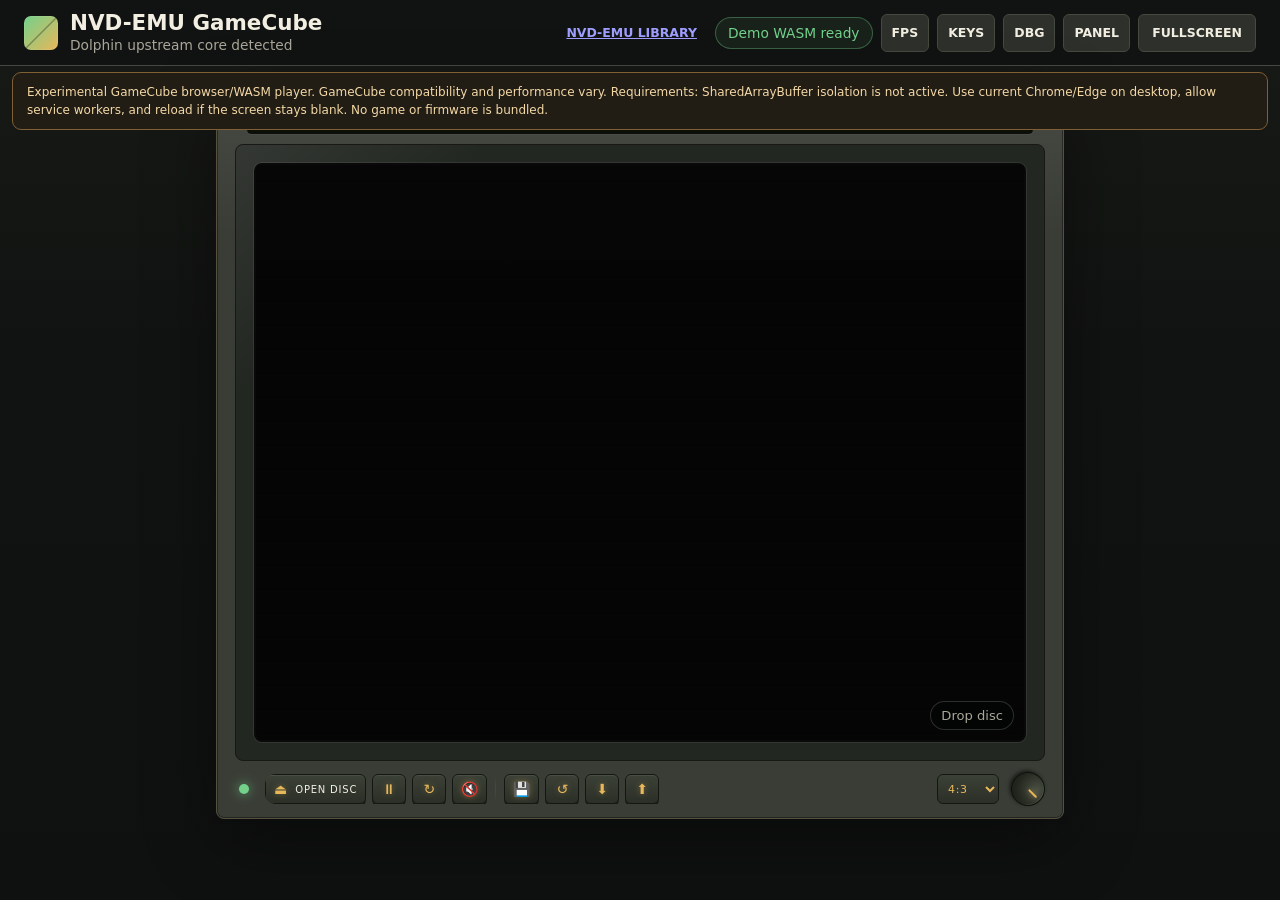
<file: docs/gamecube-engine/index.html>
<!doctype html>
<html lang="en">
  <head>
    <meta charset="utf-8">
    <meta name="viewport" content="width=device-width, initial-scale=1">
    <title>GameCube · NVD-EMU</title>
    <link rel="icon" href="../nvd-emu-logo.svg">
    <link rel="stylesheet" href="./src/styles.css">
  <script src="../coi-bootstrap.js"></script><script src="../storage.js"></script>
<style>
.keyboard-controls-dialog{width:min(760px,calc(100vw - 24px));max-height:min(86vh,850px);padding:18px;border:1px solid #454854;border-radius:16px;background:#15171d;color:#f5f5f7;box-shadow:0 25px 90px #000b}
.keyboard-controls-dialog::backdrop{background:#000b;backdrop-filter:blur(4px)}
.keyboard-dialog-heading,.keyboard-dialog-actions{display:flex;align-items:center;justify-content:space-between;gap:12px;flex-wrap:wrap}
.keyboard-dialog-heading h2{margin:0;font-size:19px}
.keyboard-dialog-note{color:#b6bac5;font-size:13px;line-height:1.5;margin:12px 0}
.keyboard-bindings-grid{display:grid;grid-template-columns:repeat(2,minmax(0,1fr));gap:8px;max-height:52vh;overflow:auto;margin:14px 0;padding:1px}
.keyboard-binding-row{display:flex;align-items:center;justify-content:space-between;gap:10px;padding:8px 10px;border:1px solid #343744;border-radius:9px;background:#1c1f27;min-width:0}
.keyboard-binding-name{text-transform:capitalize;font-size:12px;color:#d7d9e0}
.keyboard-binding-key{min-width:105px;max-width:48%;padding:8px 10px;border:1px solid #515568;border-radius:7px;background:#282c37;color:#fff;font-weight:750}
.keyboard-binding-key.capturing{background:#55383d;border-color:#ff9296;color:#fff}
#keyboardCaptureStatus{margin:0 0 12px;color:#aeb4c3;font-size:12px;line-height:1.5}
#screenHud[hidden]{display:none!important}
#fullscreenButton{min-width:118px}
@media(max-width:600px){.keyboard-bindings-grid{grid-template-columns:1fr}.keyboard-controls-dialog{padding:12px}#fullscreenButton{min-width:0}.topbar-actions{gap:5px}}
</style>
</head>
  <body>
<div id="nvd-engine-notice" hidden role="status" aria-live="polite" style="position:fixed;left:12px;right:12px;top:72px;z-index:10000;padding:10px 14px;border:1px solid #805f34;border-radius:9px;background:#211c14;color:#f4d9a7;font:12px/1.5 system-ui,sans-serif"></div>
    <div class="app-shell">
      <header class="topbar">
        <div class="brand">
          <span class="mark" aria-hidden="true"></span>
          <div>
            <h1>NVD-EMU GameCube</h1>
            <p id="coreLabel">WebAssembly host</p>
          </div>
        </div>
        <div class="topbar-actions">
          <span class="status-pill" id="statusPill">Booting</span>
          <button class="icon-button" id="overlayToggle" type="button" title="Toggle performance overlay" aria-pressed="false">FPS</button>
          <button class="icon-button" id="keyboardControlsButton" type="button" title="Remap keyboard controls" aria-haspopup="dialog">KEYS</button>
          <button class="icon-button" id="debugToggle" type="button" title="Toggle diagnostics" aria-expanded="false" aria-controls="debugPanel">DBG</button>
          <button class="icon-button tip" id="panelToggle" type="button"
                  data-tip="Show or hide the side panel" aria-expanded="true"
                  aria-controls="controlPanel" aria-label="Hide side panel">PANEL</button>
          <button class="icon-button" id="fullscreenButton" type="button" title="Show the game fullscreen" aria-label="Enter fullscreen">Fullscreen</button>
        </div>
      </header>

      <main class="workspace">
        <section class="play-area" aria-label="Emulator">
          <div class="crt-set" id="dropZone">
            <!-- LCD strip in the bezel. Carries the game identity that used to
                 live in the side panel, so the panel can be hidden entirely
                 without losing what is loaded. -->
            <div class="lcd-strip" aria-hidden="true">
              <span class="lcd-title" id="lcdTitle">NO DISC</span>
              <span class="lcd-meta" id="lcdMeta"></span>
            </div>
            <div class="crt-bezel">
              <div class="screen-viewport">
                <canvas id="screen" width="640" height="480" aria-label="Emulator screen"></canvas>
                <div class="blank-probe-notice" id="blankProbeNotice" role="status" hidden></div>
                <div class="screen-osd" id="screenHud">
                  <span><strong id="hudFps">0</strong> present</span>
                  <span><strong id="hudVisualFps">0</strong> visual</span>
                  <span><strong id="hudSpeed">0%</strong> speed</span>
                  <span><strong id="hudLatency">0f</strong> lag</span>
                  <span><strong id="hudJit">JIT off</strong></span>
                  <span id="hudResolution">640x480</span>
                  <span><strong id="hudCoreFps">0</strong> core</span>
                  <span><strong id="hudFrame">0</strong> frame</span>
                  <span><strong id="hudGlSwap">0</strong> gl</span>
                  <span><strong id="hudMode">-</strong></span>
                  <span><strong id="hudWatchdog">0/0</strong> wd</span>
                  <span><strong id="hudGap">0/0</strong>ms gap</span>
                  <span><strong id="hudGlError">0x0</strong> glerr</span>
                  <span><strong id="hudDraw">0/0</strong> draw</span>
                  <span><strong id="hudNz">0</strong> nz</span>
                  <span><strong id="hudUnderDrop">0/0</strong> u/d</span>
                  <span><strong id="hudQueue">0/0</strong> q</span>
                  <span><strong id="hudJitCache">0/0</strong> jitc</span>
                  <span><strong id="hudRunloop">-/-</strong>us runloop</span>
                  <span><strong id="hudWgx">-</strong> wgx</span>
                  <span id="hudStatus" style="opacity:.7"></span>
                </div>
                <div class="drop-badge" id="dropBadge">Drop disc</div>
                <div class="scanlines" aria-hidden="true"></div>
              </div>
            </div>
            <div class="crt-footer">
              <span class="power-light"></span>
              <div class="transport" aria-label="Playback controls">
                <label class="file-button tip" data-tip="Open a GameCube disc image">
                  <span class="glyph" aria-hidden="true">&#x23CF;</span>
                  <span class="btn-text">Open disc</span>
                  <input id="romInput" type="file" accept=".iso,.nkit.iso,.gcm,.rvz,.wbfs,.ciso,.wia,.gcz,.dol,.elf">
                </label>
                <button id="runButton" class="tip" type="button" data-tip="Pause or resume emulation" aria-label="Pause">
                  <span class="glyph" aria-hidden="true">&#x23F8;</span>
                </button>
                <button id="resetButton" class="tip" type="button" data-tip="Reset the console" aria-label="Reset">
                  <span class="glyph" aria-hidden="true">&#x21BB;</span>
                </button>
                <button id="muteButton" class="tip" type="button" data-tip="Mute or unmute audio" aria-label="Muted">
                  <span class="glyph" aria-hidden="true">&#x1F507;</span>
                </button>
                <span class="transport-sep" aria-hidden="true"></span>
                <button id="saveButton" class="tip" type="button" data-tip="Save state to a slot" aria-label="Save state">
                  <span class="glyph" aria-hidden="true">&#x1F4BE;</span>
                </button>
                <button id="loadButton" class="tip" type="button" data-tip="Load state from a slot" aria-label="Load state">
                  <span class="glyph" aria-hidden="true">&#x21BA;</span>
                </button>
                <button id="dlStateButton" class="tip" type="button" data-tip="Download the current save state" aria-label="Download state">
                  <span class="glyph" aria-hidden="true">&#x2B07;</span>
                </button>
                <label class="file-button tip" data-tip="Upload a save state file" aria-label="Upload state">
                  <span class="glyph" aria-hidden="true">&#x2B06;</span>
                  <input id="ulStateInput" type="file" accept=".sav">
                </label>
              </div>
                            <label class="aspect-select tip" data-tip="Screen aspect ratio">
                <span class="sr-only">Aspect ratio</span>
                <select id="aspectSelect">
                  <option value="4:3">4:3</option>
                  <option value="16:9">16:9</option>
                </select>
              </label>
              <span class="volume-dial tip" data-tip="Volume">
                            <input id="volumeDial" type="range" min="0" max="100" value="100"
                            aria-label="Volume" orient="vertical">
                            <span class="dial-face" aria-hidden="true"><i></i></span>
                            </span>
                            </div>
                            </div>
                            
                            <div class="touch-controls" aria-label="Touch controls">
                            <div class="touch-dpad">
                            <button data-touch-button="D_UP" aria-label="D-pad up">Up</button>
                            <button data-touch-button="D_LEFT" aria-label="D-pad left">Left</button>
                            <button data-touch-button="D_RIGHT" aria-label="D-pad right">Right</button>
                            <button data-touch-button="D_DOWN" aria-label="D-pad down">Down</button>
                            </div>
                            <div class="touch-face">
                            <button data-touch-button="B" aria-label="B">B</button>
                            <button data-touch-button="A" aria-label="A">A</button>
                            </div>
                            </div>
                            </section>
                            
                            <aside class="control-panel" id="controlPanel" aria-label="Emulator controls">
                            <section class="panel-block game-block">
                            <div class="section-heading">
                            <h2>Game</h2>
                            <span id="gameSize">No file</span>
                            </div>
                            <p class="game-title" id="gameTitle">Demo scene</p>
                            <p class="muted" id="mountNote">Demo WASM core active</p>
                            </section>
                            
                            <form class="settings-panel" id="settingsForm">
                            <div class="section-heading">
                            <h2>Settings</h2>
                            <span id="settingsSummary">Startup</span>
                            </div>
                            
                            <div class="setting-grid">
                            <label>
                              <span>Core</span>
                              <select id="settingCore">
                              <option value="native">Native</option>
                              <option value="upstream">Upstream</option>
                              </select>
                            </label>
                            
                            <label>
                              <span>Renderer</span>
                              <select id="settingVideo">
                              <option value="software">Software</option>
                              <option value="wgpu">WebGPU hardware (experimental)</option>
                              <option value="ogl">OpenGL GPU</option>
                              <option value="null">Null video</option>
                              </select>
                            </label>
                            
                            <label>
                              <span>GPU path</span>
                              <select id="settingOglProxy">
                              <option value="proxy">Compatible GL</option>
                              <option value="worker">Direct worker GL</option>
                              <option value="main">Main thread GL</option>
                              <option value="readback">Readback debug</option>
                              </select>
                            </label>
                            
                            <label>
                              <span>Resolution</span>
                              <select id="settingResolution">
                              <option value="full">Full 640x480</option>
                              <option value="0.75">75% present</option>
                              <option value="half">Half 320x240</option>
                              </select>
                            </label>
                            
                            <label>
                              <span>Speed</span>
                              <select id="settingSpeed">
                              <option value="0.5">0.5x</option>
                              <option value="0.75">0.75x</option>
                              <option value="1">1x</option>
                              <option value="1.25">1.25x</option>
                              <option value="1.5">1.5x</option>
                              <option value="unlimited">Unlimited</option>
                              </select>
                            </label>
                            
                            <label>
                              <span>CPU</span>
                              <select id="settingCpu">
                              <option value="auto">Auto</option>
                              <option value="single">Single thread</option>
                              <option value="dual">Dual core</option>
                              </select>
                            </label>
                            
                            <label>
                              <span>Presenter</span>
                              <select id="settingPresenter">
                              <option value="webgpu">WebGPU</option>
                              <option value="webgl">WebGL</option>
                              <option value="2d">Canvas 2D</option>
                              </select>
                            </label>
                            
                            <label>
                              <span>Frame queue</span>
                              <select id="settingQueue">
                              <option value="2">2 frames</option>
                              <option value="4">4 frames</option>
                              <option value="8">8 frames</option>
                              <option value="12">12 frames</option>
                              </select>
                            </label>
                            
                            <label>
                              <span>Pacing</span>
                              <select id="settingPacing">
                              <option value="tick">Tick</option>
                              <option value="smooth">Smooth</option>
                              <option value="direct">Direct</option>
                              </select>
                            </label>
                            
                            <label>
                              <span>Raster quality</span>
                              <select id="settingFastSw">
                              <option value="0">Full quality</option>
                              <option value="1">Balanced</option>
                              <option value="2">Emergency speed</option>
                              </select>
                            </label>
                            
                            <label>
                              <span>JIT tier</span>
                              <select id="settingJitTier">
                              <option value="guarded">Guarded</option>
                              <option value="mixed">Mixed experimental</option>
                              </select>
                            </label>
                            </div>
                            
                            <div class="toggle-row">
                            <label class="switch-line">
                              <input id="settingWasmJit" type="checkbox">
                              <span>WASM JIT</span>
                            </label>
                            <label class="switch-line">
                              <input id="settingForceJit" type="checkbox">
                              <span>Force JIT</span>
                            </label>
                            <label class="switch-line">
                              <input id="settingMetrics" type="checkbox">
                              <span>Collect Metrics</span>
                            </label>
                            <label class="switch-line tip" data-tip="Pick the renderer from measured per-game results">
                              <input id="settingAutoProfile" type="checkbox" checked>
                              <span>Auto per-game</span>
                            </label>
                            </div>
                            
                            <div class="settings-actions">
                            <button id="settingsApplyButton" type="submit">Apply restart</button>
                            <button id="settingsPresetButton" type="button">Melee preset</button>
                            </div>
                            </form>
                            
                            <section class="debug-panel" id="debugPanel" aria-label="Diagnostics" hidden>
                            <section class="panel-block">
                            <div class="section-heading">
                            <h2>Boot</h2>
                            <span id="bootStatus">No disc</span>
                            </div>
                            <div class="metric-row">
                            <span>Apploader</span>
                            <strong id="bootApploader">-</strong>
                            </div>
                            <div class="metric-row">
                            <span>Boot DOL</span>
                            <strong id="bootDol">-</strong>
                            </div>
                            <div class="metric-row">
                            <span>FST</span>
                            <strong id="bootFst">-</strong>
                            </div>
                            <div class="metric-row">
                            <span>Image</span>
                            <strong id="bootImage">-</strong>
                            </div>
                            <div class="metric-row">
                            <span>Entry</span>
                            <strong id="bootEntry">-</strong>
                            </div>
                            <p class="muted compact" id="bootBlocker">No boot attempt</p>
                            <div class="root-entry-list" id="rootEntryList" aria-label="Disc root entries"></div>
                            </section>
                            
                            <section class="panel-block">
                            <div class="section-heading">
                            <h2>Runtime</h2>
                            <span id="coreMode">Demo</span>
                            </div>
                            <div class="metric-row">
                            <span>Frame</span>
                            <strong id="frameCounter">0</strong>
                            </div>
                            <div class="metric-row">
                            <span>Present FPS</span>
                            <strong id="fpsCounter">0</strong>
                            </div>
                            <div class="metric-row">
                            <span>Visual FPS</span>
                            <strong id="visualFpsCounter">0</strong>
                            </div>
                            <div class="metric-row">
                            <span>UI FPS</span>
                            <strong id="uiFpsCounter">0</strong>
                            </div>
                            <div class="metric-row">
                            <span>Core FPS</span>
                            <strong id="coreFpsCounter">0</strong>
                            </div>
                            <div class="metric-row">
                            <span>Game Speed</span>
                            <strong id="gameSpeedCounter">0%</strong>
                            </div>
                            <div class="metric-row">
                            <span>Frame Gap</span>
                            <strong id="presentationGapCounter">0 ms</strong>
                            </div>
                            <div class="metric-row">
                            <span>Latency</span>
                            <strong id="presentationLagCounter">0f / 0 ms</strong>
                            </div>
                            <div class="metric-row">
                            <span>Audio</span>
                            <strong id="audioStatus">Audio off</strong>
                            </div>
                            <div class="metric-row">
                            <span>Ticks</span>
                            <strong id="coreTicks">0</strong>
                            </div>
                            <div class="metric-row">
                            <span>PPC PC</span>
                            <strong id="ppcPc">-</strong>
                            </div>
                            <div class="metric-row">
                            <span>CPU</span>
                            <strong id="cpuCoreName">-</strong>
                            </div>
                            <div class="metric-row">
                            <span>WASM JIT exp</span>
                            <strong id="ppcWasmJit">0 / 0</strong>
                            </div>
                            <div class="metric-row">
                            <span>WASM Helper</span>
                            <strong id="ppcWasmHelperStats">-</strong>
                            </div>
                            <div class="metric-row">
                            <span>Frame Profile</span>
                            <strong id="frameProfileStats">-</strong>
                            </div>
                            <div class="metric-row">
                            <span>Adapter</span>
                            <strong id="adapterStatus">Fallback</strong>
                            </div>
                            </section>
                            
                            <section class="panel-block">
                            <div class="section-heading">
                            <h2>Input</h2>
                            <span id="inputSource">Keyboard</span>
                            </div>
                            <div class="control-grid" id="controlGrid"></div>
                            </section>
                            
                            <section class="panel-block">
                            <div class="section-heading">
                            <h2>Core Slot</h2>
                            <span>cores/dolphin</span>
                            </div>
                            <p class="muted compact">Emscripten Dolphin bundles load from <code>cores/dolphin</code>.</p>
                            </section>
                            </section>
                            </aside>
                            </main>
                            </div>
                            
                            <dialog id="keyboardControlsDialog" class="keyboard-controls-dialog" aria-labelledby="keyboardControlsHeading">
  <div class="keyboard-dialog-heading"><h2 id="keyboardControlsHeading">Keyboard controls</h2><button id="closeKeyboardControls" type="button" class="icon-button" aria-label="Close keyboard controls">Done</button></div>
  <p class="keyboard-dialog-note" id="keyboardControlsNote">Keyboard input is enabled by default. Select an action, then press the key you want to bind. Remappings are saved in this browser. Gamepads remain supported.</p>
  <div id="keyboardBindingsGrid" class="keyboard-bindings-grid"></div>
  <div class="keyboard-dialog-actions"><button id="resetKeyboardBindings" type="button" class="icon-button">Reset default keys</button></div>
  <p id="keyboardCaptureStatus" role="status" aria-live="polite">Select an action to change its key.</p>
</dialog>
<script type="module" src="./src/bootstrap.js"></script>
<script type="module" src="../gamecube-bridge.js"></script>
                            </body>
                            </html>
</file>
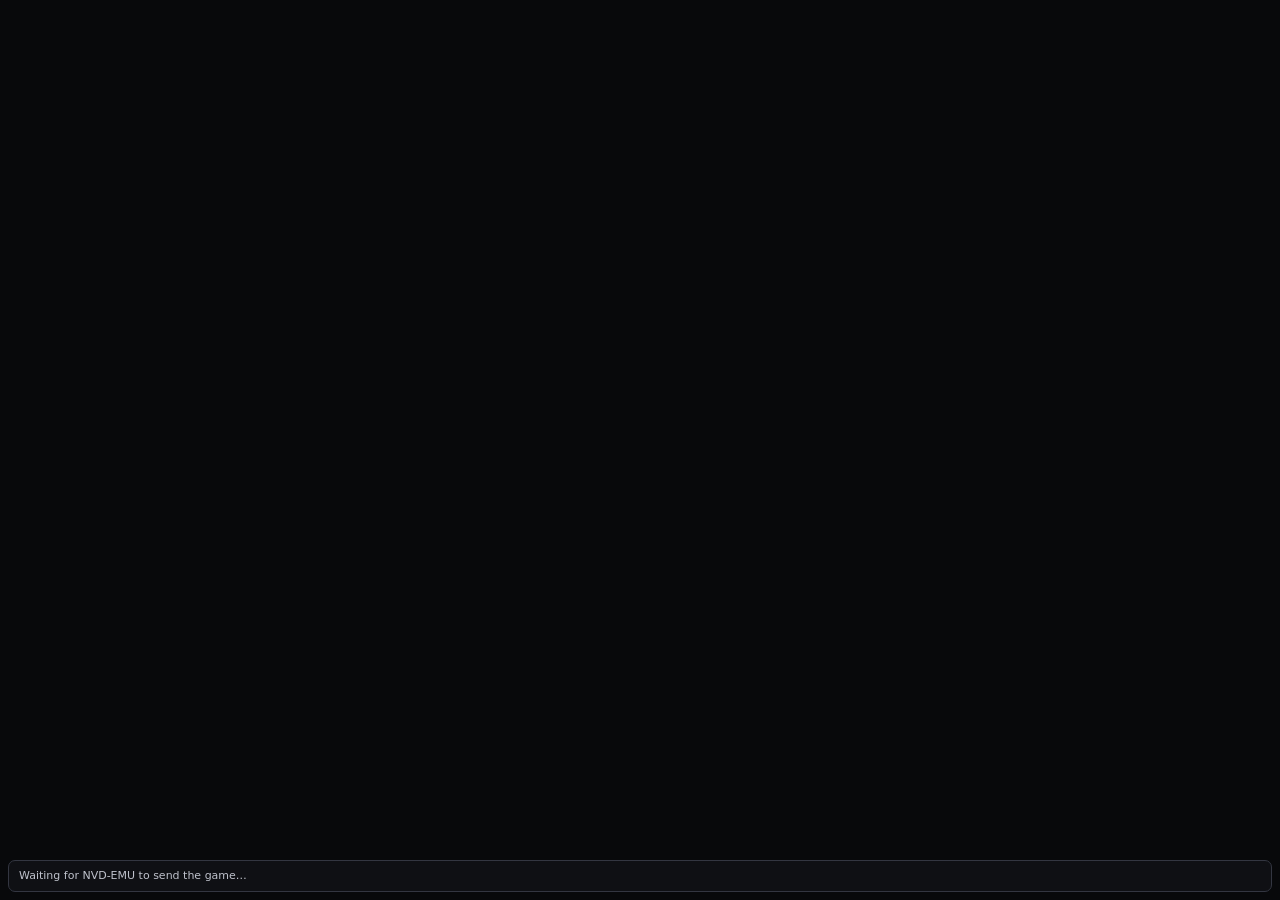
<file: docs/emulator.html>
<!doctype html>
<html lang="en">
<head>
  <meta charset="utf-8">
  <meta name="viewport" content="width=device-width,initial-scale=1,viewport-fit=cover">
  <meta name="referrer" content="no-referrer">
  <title>NVD-EMU Emulator Frame</title>
  <style>
    :root{color-scheme:dark;font-family:system-ui,-apple-system,BlinkMacSystemFont,"Segoe UI",sans-serif}
    *{box-sizing:border-box}
    html,body{margin:0;width:100%;height:100%;min-height:320px;background:#08090b;color:#f5f5f7}
    body{overflow:hidden}
    #game{width:100%;height:100%;min-height:320px}
    #frame-status{position:fixed;left:8px;right:8px;bottom:8px;z-index:20;padding:7px 10px;border:1px solid #333641;border-radius:7px;background:rgba(17,18,22,.92);color:#bfc2cc;font-size:11px;line-height:1.45;overflow-wrap:anywhere;pointer-events:none}
    #frame-status.error{color:#ffaaa9;border-color:#824347}
    #frame-status:empty{display:none}
  </style>
</head>
<body>
  <div id="game"></div>
  <div id="frame-status" role="status" aria-live="polite">Waiting for NVD-EMU to send the game…</div>
  <script>
  (() => {
    "use strict";
    const status = document.getElementById("frame-status");
    let readyReported = false;
    let startReported = false;
    let romUrl = "";
    let biosUrl = "";
    function report(stage, detail) {
      const text = String(detail || "");
      status.textContent = stage + (text ? ": " + text : "");
      status.className = /error|timeout/i.test(stage) ? "error" : "";
      try { parent.postMessage({ nvdEmu: true, stage, detail: text }, location.origin); } catch (_) {}
    }
    window.addEventListener("error", event => {
      const target = event.target;
      const scriptError = target && target.tagName === "SCRIPT";
      report(scriptError ? "loader-error" : "runtime-error",
        scriptError ? "Script resource failed: " + (target.src || "unknown URL") : (event.message || "Unknown JavaScript error"));
    }, true);
    window.addEventListener("unhandledrejection", event => {
      const reason = event.reason;
      report("promise-error", reason && reason.message ? reason.message : String(reason || "Unhandled promise rejection"));
    });
    window.addEventListener("message", event => {
      if (event.source !== parent || event.origin !== location.origin ||
          !event.data || event.data.nvdEmuLaunch !== true || !event.data.config) return;
      start(event.data.config);
    });
    function start(config) {
      if (!config || !config.dataPath || !config.core || !config.romFile) {
        report("config-error", "The game configuration or ROM file was not received.");
        return;
      }
      report("frame-ready", "crossOriginIsolated=" + window.crossOriginIsolated +
        "; SharedArrayBuffer=" + (typeof SharedArrayBuffer) +
        "; core=" + config.core + "; data=" + config.dataPath);
      if (config.threads && (window.crossOriginIsolated !== true || typeof SharedArrayBuffer !== "function")) {
        report("isolation-error", "The emulator document itself is not cross-origin isolated; threaded Azahar cannot start.");
        return;
      }
      try {
        romUrl = URL.createObjectURL(config.romFile);
        if (config.biosFile) biosUrl = URL.createObjectURL(config.biosFile);
        window.EJS_player = "#game";
        window.EJS_core = config.core;
        window.EJS_gameUrl = romUrl;
        window.EJS_gameName = config.name || config.romFile.name || "Game";
        window.EJS_pathtodata = config.dataPath;
        window.EJS_threads = config.threads === true;
        window.EJS_color = "#dc292b";
        window.EJS_startOnLoaded = true;
        window.EJS_gameID = config.gameID;
        window.EJS_biosUrl = biosUrl;
        window.EJS_volume = (() => { try { const p = JSON.parse(localStorage.getItem("nvd-emu-settings-v1") || "{}"); return Math.max(0, Math.min(100, Number(p.volume ?? 80))) / 100; } catch (_) { return 0.8; } })();
        window.EJS_language = "en-US";
        window.EJS_defaultOptions = config.core === "psx"
          ? { "save-state-location": "browser", "save-state-slot": 0, "pcsx_rearmed_pad1type": "dualshock",
              "pcsx_rearmed_bios": "auto", "pcsx_rearmed_analog_combo": "l1+r1+select" }
          : { "save-state-location": "browser", "save-state-slot": 0 };
        window.EJS_Buttons = {
          playPause: true, restart: true, mute: true, settings: true, fullscreen: true,
          saveState: true, loadState: true, gamepad: true, volume: true,
          saveSavFiles: true, loadSavFiles: true, quickSave: true, quickLoad: true,
          screenshot: true, cacheManager: true, exitEmulation: true
        };
        window.EJS_ready = function() {
          readyReported = true;
          report("ready", "EmulatorJS reports initialization complete.");
        };
        window.EJS_onGameStart = function() {
          startReported = true;
          report("game-started", "EmulatorJS reports that the core started the game.");
        };
        report("loader-starting", "Loading " + config.dataPath + "loader.js");
        const loader = document.createElement("script");
        loader.src = config.dataPath + "loader.js";
        loader.crossOrigin = "anonymous";
        loader.onload = () => report("loader-loaded", "loader.js downloaded and executed.");
        loader.onerror = () => report("loader-error", "Could not download " + loader.src);
        document.head.appendChild(loader);
        setTimeout(() => {
          if (!readyReported && !startReported) {
            report("core-timeout", "No EmulatorJS ready/game-start callback. Check the core/WASM network requests and browser console.");
          }
        }, 45000);
      } catch (error) {
        report("runtime-error", error && error.message ? error.message : String(error));
      }
    }
    window.addEventListener("beforeunload", () => {
      if (romUrl) URL.revokeObjectURL(romUrl);
      if (biosUrl) URL.revokeObjectURL(biosUrl);
    });
    window.parent.postMessage({ nvdEmu: true, stage: "document-loaded", detail:
      "Emulator frame loaded; awaiting launch config. crossOriginIsolated=" + window.crossOriginIsolated }, location.origin);
  })();
  </script>
</body>
</html>
</file>
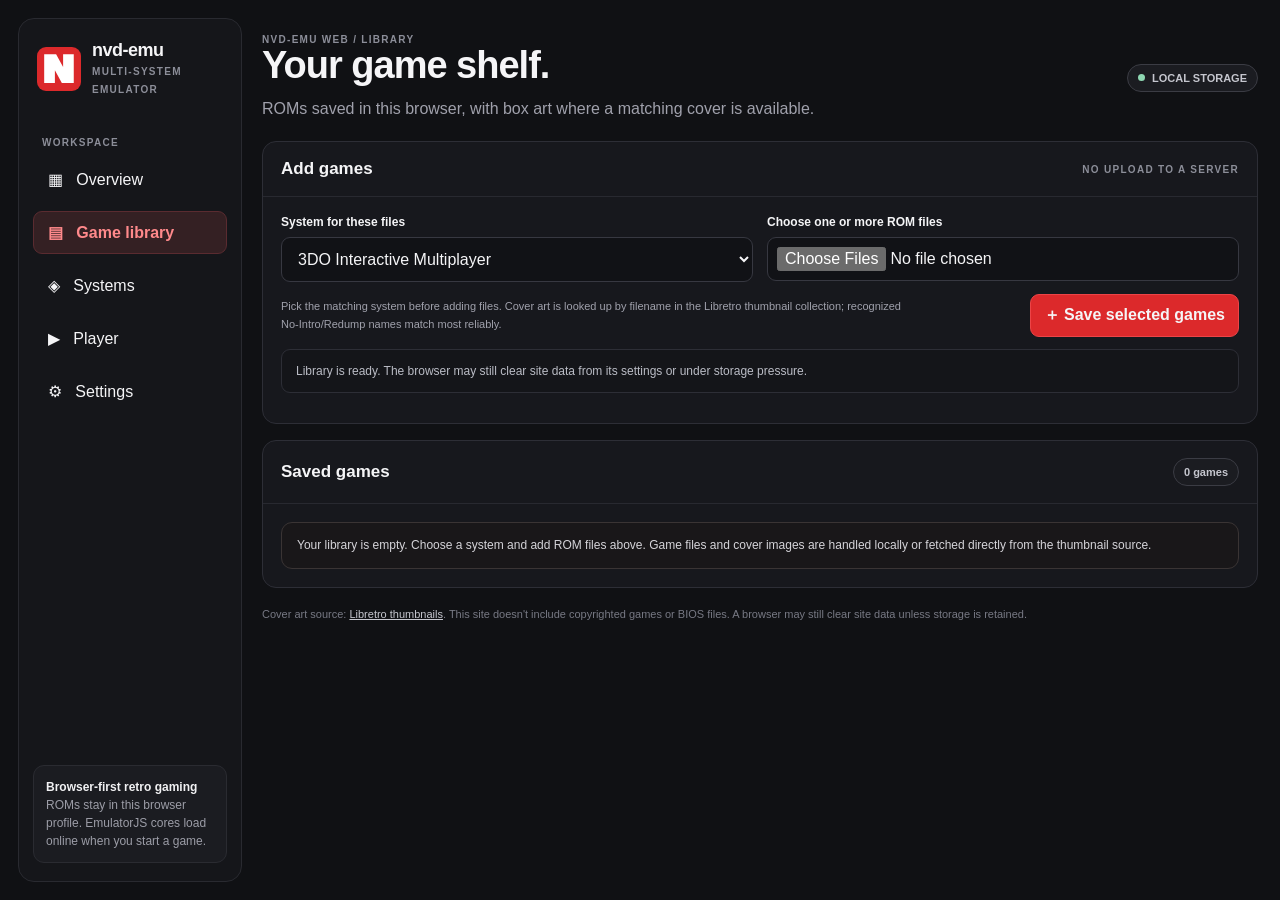
<file: docs/library.html>
<!doctype html>
<html lang="en"><head><meta charset="utf-8"><meta name="viewport" content="width=device-width,initial-scale=1,viewport-fit=cover"><meta name="theme-color" content="#101114"><meta name="description" content="Your persistent local game library with automatic console artwork and cover art."><title>Game library · nvd-emu</title><link rel="icon" href="./nvd-emu-logo.svg" type="image/svg+xml"><link rel="manifest" href="./manifest.webmanifest"><script src="./coi-bootstrap.js"></script><link rel="stylesheet" href="./site.css"></head><body><div class="shell"><aside>
  <div class="brand"><img src="./nvd-emu-logo.svg" alt="nvd-emu logo"><div><strong>nvd-emu</strong><span class="eyebrow">MULTI-SYSTEM EMULATOR</span></div></div>
  <div class="eyebrow" style="padding:12px 9px 0">WORKSPACE</div>
  <a class="nav " href="./index.html">▦ &nbsp; Overview</a>
  <a class="nav active" href="./library.html">▤ &nbsp; Game library</a>
  <a class="nav " href="./systems.html">◈ &nbsp; Systems</a>
  <a class="nav " href="./player.html">▶ &nbsp; Player</a>
  <a class="nav " href="./settings.html">⚙ &nbsp; Settings</a>
  <div class="side-note"><strong style="color:#f1f1f3">Browser-first retro gaming</strong><br>ROMs stay in this browser profile. EmulatorJS cores load online when you start a game.</div>
</aside><main>
  <header class="topline"><div><div class="eyebrow">NVD-EMU WEB / LIBRARY</div><h1>Your game shelf.</h1><p style="margin:0">ROMs saved in this browser, with box art where a matching cover is available.</p></div><span class="pill"><span class="dot"></span> LOCAL STORAGE</span></header>
  <section class="card"><div class="card-head"><h2>Add games</h2><span class="eyebrow">NO UPLOAD TO A SERVER</span></div><div class="card-body">
    <div class="form-row"><div><label for="system-select">System for these files</label><select id="system-select"></select></div><div><label for="rom-files">Choose one or more ROM files</label><input id="rom-files" type="file" multiple></div></div>
    <div class="page-toolbar" style="margin-top:12px;margin-bottom:0"><p style="margin:0;font-size:11px;max-width:640px">Pick the matching system before adding files. Cover art is looked up by filename in the Libretro thumbnail collection; recognized No-Intro/Redump names match most reliably.</p><button class="primary" id="add-games">＋ Save selected games</button></div>
    <div id="library-status" class="status" role="status">Checking browser storage…</div>
  </div></section>
  <section class="card"><div class="card-head"><h2>Saved games</h2><span class="pill" id="game-count">0 games</span></div><div class="card-body">
    <div id="empty-library" class="notice">Your library is empty. Choose a system and add ROM files above. Game files and cover images are handled locally or fetched directly from the thumbnail source.</div>
    <div id="games" class="game-grid"></div>
  </div></section>
  <div class="footer">Cover art source: <a href="https://github.com/libretro-thumbnails/libretro-thumbnails" target="_blank" rel="noreferrer">Libretro thumbnails</a>. This site doesn't include copyrighted games or BIOS files. A browser may still clear site data unless storage is retained.</div>
</main></div>
<script src="./systems-data.js"></script><script src="./artwork.js"></script><script src="./storage.js"></script>
<script>
(() => {
  const $ = id => document.getElementById(id);
  const systems = window.NVD_SYSTEMS;
  const status = (message, kind="") => { $("library-status").textContent=message; $("library-status").className="status "+kind; };
  const select=$("system-select");
  for(const [id,system] of Object.entries(systems).sort((a,b)=>a[1].name.localeCompare(b[1].name))){
    const option=document.createElement("option");option.value=id;option.textContent=system.name;select.append(option);
  }
  async function render(){
    try{
      const records=(await window.NVDLibrary.list()).filter(record=>systems[record.systemId]).sort((a,b)=>(b.addedAt||0)-(a.addedAt||0));
      $("game-count").textContent=records.length+" game"+(records.length===1?"":"s");
      $("empty-library").classList.toggle("hidden",records.length>0);
      const container=$("games");container.replaceChildren();
      for(const record of records){
        const system=systems[record.systemId];
        const tile=document.createElement("article");tile.className="game-tile";
        const cover=document.createElement("div");cover.className="cover";
        const fallback=document.createElement("span");fallback.className="cover-fallback";fallback.textContent=system.badge||system.name;
        const img=document.createElement("img");cover.append(fallback,img);window.NVD_ARTWORK.setBoxArt(img,record,system);
        const info=document.createElement("div");info.className="game-info";
        const name=document.createElement("div");name.className="game-name";name.textContent=window.NVD_ARTWORK.displayGameName(record.name);
        const meta=document.createElement("div");meta.className="game-meta";meta.textContent=system.name+" · "+(record.size<1048576?(record.size/1024).toFixed(1)+" KB":(record.size/1048576).toFixed(1)+" MB");
        const actions=document.createElement("div");actions.className="game-actions";
        const play=document.createElement("a");play.className="button primary";const launchParams=new URLSearchParams();if(record.systemId==="3ds")launchParams.set("system","3ds");launchParams.set("launch",record.key);play.href="./player.html?"+launchParams.toString();play.textContent="▶ Play";
        const remove=document.createElement("button");remove.className="subtle";remove.textContent="Remove";remove.addEventListener("click",async()=>{try{await window.NVDLibrary.remove(record.key);status("Removed "+record.name+". The original file on disk was not changed.","ok");await render();}catch(error){status("Could not remove game: "+error.message,"error");}});
        actions.append(play,remove);info.append(name,meta,actions);tile.append(cover,info);container.append(tile);
      }
    }catch(error){status("Cannot read the saved library: "+error.message+". Check browser site-storage permissions.","error");}
  }
  $("add-games").addEventListener("click",async()=>{
    const files=Array.from($("rom-files").files||[]);if(!files.length){status("Choose at least one game file first.","error");return;}
    const systemId=select.value;let saved=0,skipped=0,processed=0;
    $("add-games").disabled=true;
    try{
      for(const file of files){
        status("Checking "+file.name+" ("+(processed+1)+" of "+files.length+")…");
        const result=await window.NVDLibrary.save(file,systemId);
        if(result.alreadyExists)skipped++;else saved++;
        processed++;
      }
      $("rom-files").value="";
      const summary="Added "+saved+" new game"+(saved===1?"":"s")+"; "+skipped+" already in the library and skipped.";
      status(summary,"ok");
      await render();
    }catch(error){status("Checked "+processed+" of "+files.length+" file(s); added "+saved+". Storage error: "+error.message,"error");await render();}
    finally{$("add-games").disabled=false;}
  });
  window.NVDLibrary.requestPersistence().then(ok=>{if(ok)status("Browser granted persistent storage. Your game library will be protected from routine storage eviction.","ok");else status("Library is ready. The browser may still clear site data from its settings or under storage pressure.");}).catch(()=>{});
  render();
})();
</script></body></html>
</file>
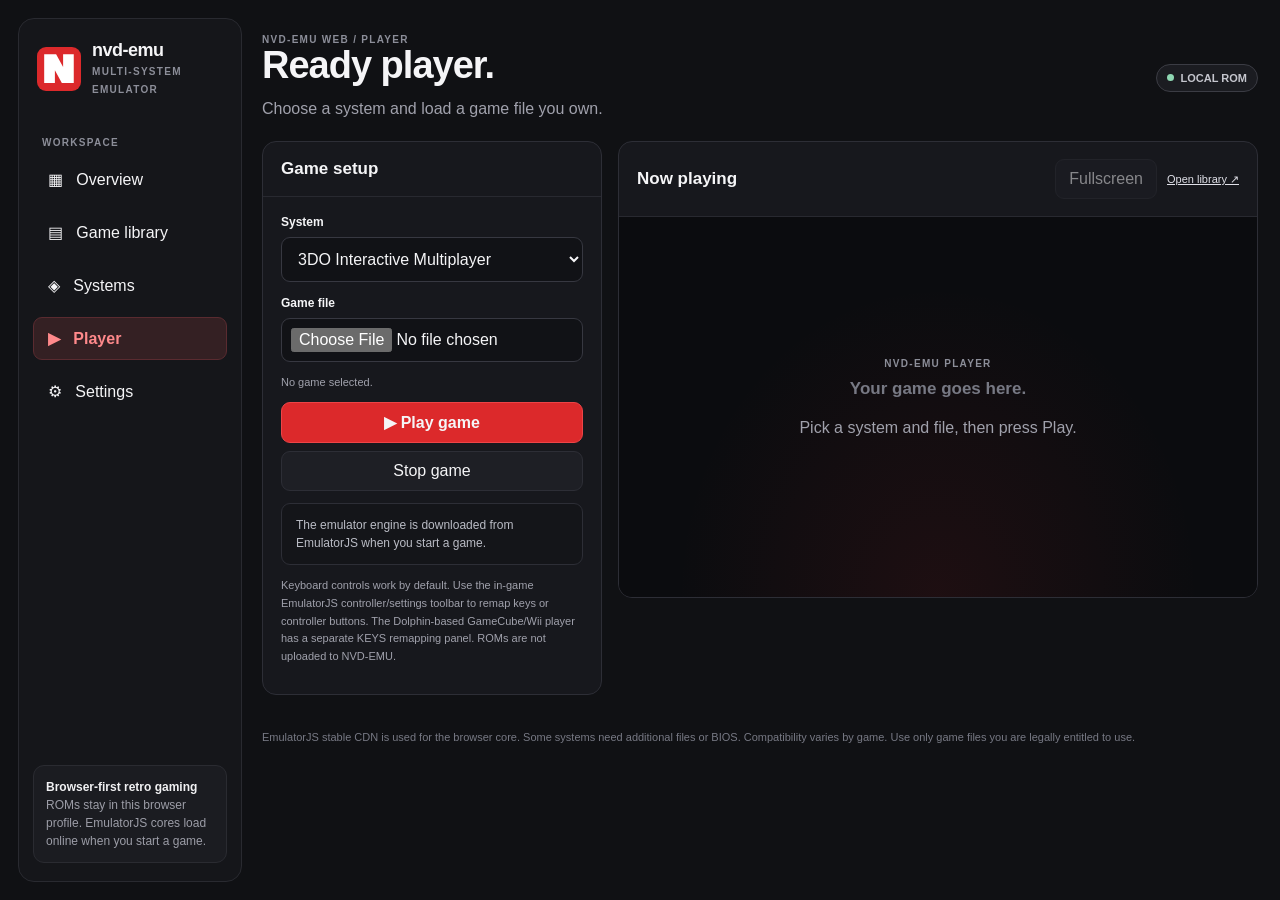
<file: docs/player.html>
<!doctype html>
<html lang="en"><head><meta charset="utf-8"><meta name="viewport" content="width=device-width,initial-scale=1,viewport-fit=cover"><meta name="theme-color" content="#101114"><meta name="description" content="Load your own game files and play supported retro systems in the browser."><title>Player · nvd-emu</title><link rel="icon" href="./nvd-emu-logo.svg" type="image/svg+xml"><link rel="manifest" href="./manifest.webmanifest"><script src="./coi-bootstrap.js"></script><link rel="stylesheet" href="./site.css"></head><body><div class="shell"><aside>
  <div class="brand"><img src="./nvd-emu-logo.svg" alt="nvd-emu logo"><div><strong>nvd-emu</strong><span class="eyebrow">MULTI-SYSTEM EMULATOR</span></div></div>
  <div class="eyebrow" style="padding:12px 9px 0">WORKSPACE</div>
  <a class="nav " href="./index.html">▦ &nbsp; Overview</a>
  <a class="nav " href="./library.html">▤ &nbsp; Game library</a>
  <a class="nav " href="./systems.html">◈ &nbsp; Systems</a>
  <a class="nav active" href="./player.html">▶ &nbsp; Player</a>
  <a class="nav " href="./settings.html">⚙ &nbsp; Settings</a>
  <div class="side-note"><strong style="color:#f1f1f3">Browser-first retro gaming</strong><br>ROMs stay in this browser profile. EmulatorJS cores load online when you start a game.</div>
</aside><main>
  <header class="topline"><div><div class="eyebrow">NVD-EMU WEB / PLAYER</div><h1>Ready player.</h1><p style="margin:0">Choose a system and load a game file you own.</p></div><span class="pill"><span class="dot"></span> LOCAL ROM</span></header>
  <div class="player-layout">
    <section class="card"><div class="card-head"><h2>Game setup</h2></div><div class="card-body">
      <div style="margin-bottom:14px"><label for="system-select">System</label><select id="system-select"></select></div>
      <div style="margin-bottom:14px"><label for="rom-file">Game file</label><input id="rom-file" type="file"></div>
      <div id="bios-field" class="hidden" style="margin-bottom:14px"><label for="bios-file">Optional PlayStation BIOS</label><input id="bios-file" type="file" accept=".bin,.rom"><p style="font-size:11px;margin:7px 0 0">No BIOS is included. Some games may need a compatible BIOS dumped from your own console.</p></div>
      <div id="selected-name" class="muted" style="font-size:11px;overflow-wrap:anywhere">No game selected.</div>
      <button id="play" class="primary" style="width:100%;margin-top:14px">▶ Play game</button>
      <button id="stop" style="width:100%;margin-top:8px">Stop game</button>
      <div id="player-status" class="status" role="status">The emulator engine is downloaded from EmulatorJS when you start a game.</div>
      <p style="font-size:11px">Keyboard controls work by default. Use the in-game EmulatorJS controller/settings toolbar to remap keys or controller buttons. The Dolphin-based GameCube/Wii player has a separate KEYS remapping panel. ROMs are not uploaded to NVD-EMU.</p>
    </div></section>
    <section class="card"><div class="card-head"><h2 id="game-title">Now playing</h2><div style="display:flex;align-items:center;gap:10px;flex-wrap:wrap"><button id="player-fullscreen" type="button" disabled>Fullscreen</button><a href="./library.html" style="font-size:11px">Open library ↗</a></div></div><div id="placeholder" class="player-placeholder"><div><div class="eyebrow">NVD-EMU PLAYER</div><h2 style="margin-top:10px">Your game goes here.</h2><p>Pick a system and file, then press Play.</p></div></div><iframe id="emulator-frame" class="player-frame hidden" title="EmulatorJS game player" allow="autoplay; fullscreen; gamepad" allowfullscreen></iframe></section>
  </div>
  <div class="footer">EmulatorJS stable CDN is used for the browser core. Some systems need additional files or BIOS. Compatibility varies by game. Use only game files you are legally entitled to use.</div>
</main></div>
<script src="./systems-data.js"></script><script src="./storage.js"></script>
<script>
(() => {
  const $=id=>document.getElementById(id), systems=window.NVD_SYSTEMS, select=$("system-select"), romInput=$("rom-file"), biosInput=$("bios-file"), frame=$("emulator-frame");
  let selectedFile=null, selectedBios=null, gameUrl=null, biosUrl=null;
  for(const [id,system] of Object.entries(systems).sort((a,b)=>a[1].name.localeCompare(b[1].name))){const option=document.createElement("option");option.value=id;option.textContent=system.name;select.append(option);}
  const params=new URLSearchParams(location.search), requestedSystem=params.get("system");
  let preferences={};try{preferences=JSON.parse(localStorage.getItem("nvd-emu-settings-v1")||"{}")||{};}catch(_){}
  if(systems[requestedSystem])select.value=requestedSystem;else if(systems[preferences.defaultSystem])select.value=preferences.defaultSystem;
  function setStatus(message,kind=""){ $("player-status").textContent=message;$("player-status").className="status "+kind; }
  window.addEventListener("message",event=>{
    if(event.source!==frame.contentWindow||!event.data||event.data.nvdEmu!==true)return;
    const detail=event.data.detail?" — "+String(event.data.detail):"";
    if(event.data.stage==="document-loaded")setStatus("Emulator document loaded; sending game configuration…");
    else if(event.data.stage==="frame-ready")setStatus("Emulator frame reports "+event.data.detail);
    else if(event.data.stage==="loader-starting")setStatus("Starting EmulatorJS loader…");
    else if(event.data.stage==="loader-loaded")setStatus("EmulatorJS loader downloaded; initializing "+(select.value==="3ds"?"Azahar":"core")+"…");
    else if(event.data.stage==="ready")setStatus("EmulatorJS initialized. Waiting for game startup…","ok");
    else if(event.data.stage==="game-started")setStatus("EmulatorJS reports the game has started. If the picture remains black, the issue may be game loading or rendering.","ok");
    else if(event.data.stage==="isolation-error"||event.data.stage==="config-error"||event.data.stage==="core-timeout")setStatus("Emulator "+event.data.stage+detail,"error");
    else if(event.data.stage==="loader-error"||event.data.stage==="runtime-error"||event.data.stage==="promise-error")setStatus("EmulatorJS "+event.data.stage+detail,"error");
  });
  function syncSystem(){ $("bios-field").classList.toggle("hidden",select.value!=="psx"); }
  function stop(){
    frame.onload=null;
    frame.onerror=null;
    frame.removeAttribute("srcdoc");
    frame.removeAttribute("src");
    frame.classList.add("hidden");$("player-fullscreen").disabled=true;$("placeholder").classList.remove("hidden");
    if(gameUrl){URL.revokeObjectURL(gameUrl);gameUrl=null;}if(biosUrl){URL.revokeObjectURL(biosUrl);biosUrl=null;}
    setStatus("Game stopped.");
  }
  function supported(file,system){const ext=(file.name.split(".").pop()||"").toLowerCase();return system.extensions.includes(ext)||ext==="zip";}
  function hashGame(value){let h=2166136261;for(let i=0;i<value.length;i++)h=Math.imul(h^value.charCodeAt(i),16777619);return ((h>>>0)&0x7fffffff)||1;}
  async function launch(){
    if(!selectedFile){setStatus("Choose a game file first.","error");return;}
    const id=select.value, system=systems[id];
    if(id==="gamecube"||id==="wii"){
      if(!supported(selectedFile,system)){setStatus("That file extension doesn't match "+system.name+". Choose the correct system or another file.","error");return;}
      try{
        const saved=await window.NVDLibrary.save(selectedFile,id);
        window.location.href="./gamecube-engine/index.html?system="+encodeURIComponent(id)+"&launch="+encodeURIComponent(saved.key);
      }catch(error){
        window.location.href="./gamecube-engine/index.html?system="+encodeURIComponent(id)+"&storage-error="+encodeURIComponent(error.message||String(error));
      }
      return;
    }
    if(id==="3ds" && (window.crossOriginIsolated !== true || typeof SharedArrayBuffer !== "function")) {
      setStatus("The dedicated 3DS player could not enable SharedArrayBuffer. Check Settings, make sure service workers are allowed, and reload this page once.","error");
      return;
    }
    if(!supported(selectedFile,system)){setStatus("That file extension doesn't match "+system.name+". Choose the correct system or another file.","error");return;}
    try{
      const saved=await window.NVDLibrary.save(selectedFile,id);
      setStatus(saved.alreadyExists?"Game is already in your library. Launching the existing saved entry…":"Game saved to your browser library. Starting "+system.name+"…","ok");
    }catch(error){setStatus("Browser storage couldn't save this ROM ("+error.message+"). Trying to play it for this session…","error");}
    stop();
    $("game-title").textContent=selectedFile.name;
    $("player-fullscreen").disabled=false;
    $("placeholder").classList.add("hidden");frame.classList.remove("hidden");
    const dataPath="https://cdn.emulatorjs.org/"+(system.coreChannel||"stable")+"/data/";
    const config={core:system.coreId||id,dataPath,threads:system.threads===true||id==="3ds",romFile:selectedFile,biosFile:id==="psx"?selectedBios:null,name:selectedFile.name,gameID:hashGame(id+":"+selectedFile.name.toLowerCase())};
    frame.onload=()=>{
      try {
        if(!frame.contentWindow)throw new Error("Emulator frame is unavailable.");
        frame.contentWindow.postMessage({nvdEmuLaunch:true,config},window.location.origin);
      } catch(error) { setStatus("Could not send game configuration to emulator frame: "+error.message,"error"); }
    };
    frame.onerror=()=>setStatus("The dedicated emulator document could not be loaded.","error");
    frame.src="./emulator.html?system="+encodeURIComponent(id)+"&session="+Date.now();
    setStatus("Loading the dedicated emulator document for "+system.name+".");
    setTimeout(()=>{
      const current=$("player-status").textContent;
      if(!frame.classList.contains("hidden")&&current.startsWith("Loading the dedicated emulator document")){
        setStatus("The emulator document did not report that it loaded. The service worker, school network, or browser may be blocking the player page.", "error");
      }
    },12000);

  }
  select.addEventListener("change",syncSystem);
  romInput.addEventListener("change",()=>{selectedFile=romInput.files&&romInput.files[0]||null;$("selected-name").textContent=selectedFile?selectedFile.name:"No game selected.";});
  biosInput.addEventListener("change",()=>{selectedBios=biosInput.files&&biosInput.files[0]||null;if(selectedBios)setStatus("Optional BIOS selected locally; it is not uploaded.");});
  $("play").addEventListener("click",()=>launch().catch(error=>setStatus("Could not start game: "+error.message,"error")));
  $("stop").addEventListener("click",stop);
  const fullscreenButton=$("player-fullscreen");
  fullscreenButton.addEventListener("click",async()=>{
    try{
      if(document.fullscreenElement===frame)await document.exitFullscreen();
      else if(frame.requestFullscreen)await frame.requestFullscreen();
      else throw new Error("Fullscreen is not supported by this browser.");
    }catch(error){setStatus("Fullscreen could not start. Allow fullscreen for this site and try again.","error");}
  });
  document.addEventListener("fullscreenchange",()=>{fullscreenButton.textContent=document.fullscreenElement===frame?"Exit fullscreen":"Fullscreen";});
  syncSystem();
  if(params.get("launch")){
    window.NVDLibrary.get(params.get("launch")).then(record=>{
      if(!record)throw new Error("Saved game not found. Re-add the file in the library.");
      selectedFile=window.NVDLibrary.toFile(record);if(!selectedFile)throw new Error("Saved ROM data is unreadable. Re-add the file in the library.");
      select.value=record.systemId;syncSystem();$("selected-name").textContent=selectedFile.name;
      return launch();
    }).catch(error=>setStatus(error.message,"error"));
  }
  window.NVDLibrary.requestPersistence().catch(()=>{});
  window.addEventListener("beforeunload",()=>{if(gameUrl)URL.revokeObjectURL(gameUrl);if(biosUrl)URL.revokeObjectURL(biosUrl);});
})();
</script></body></html>
</file>
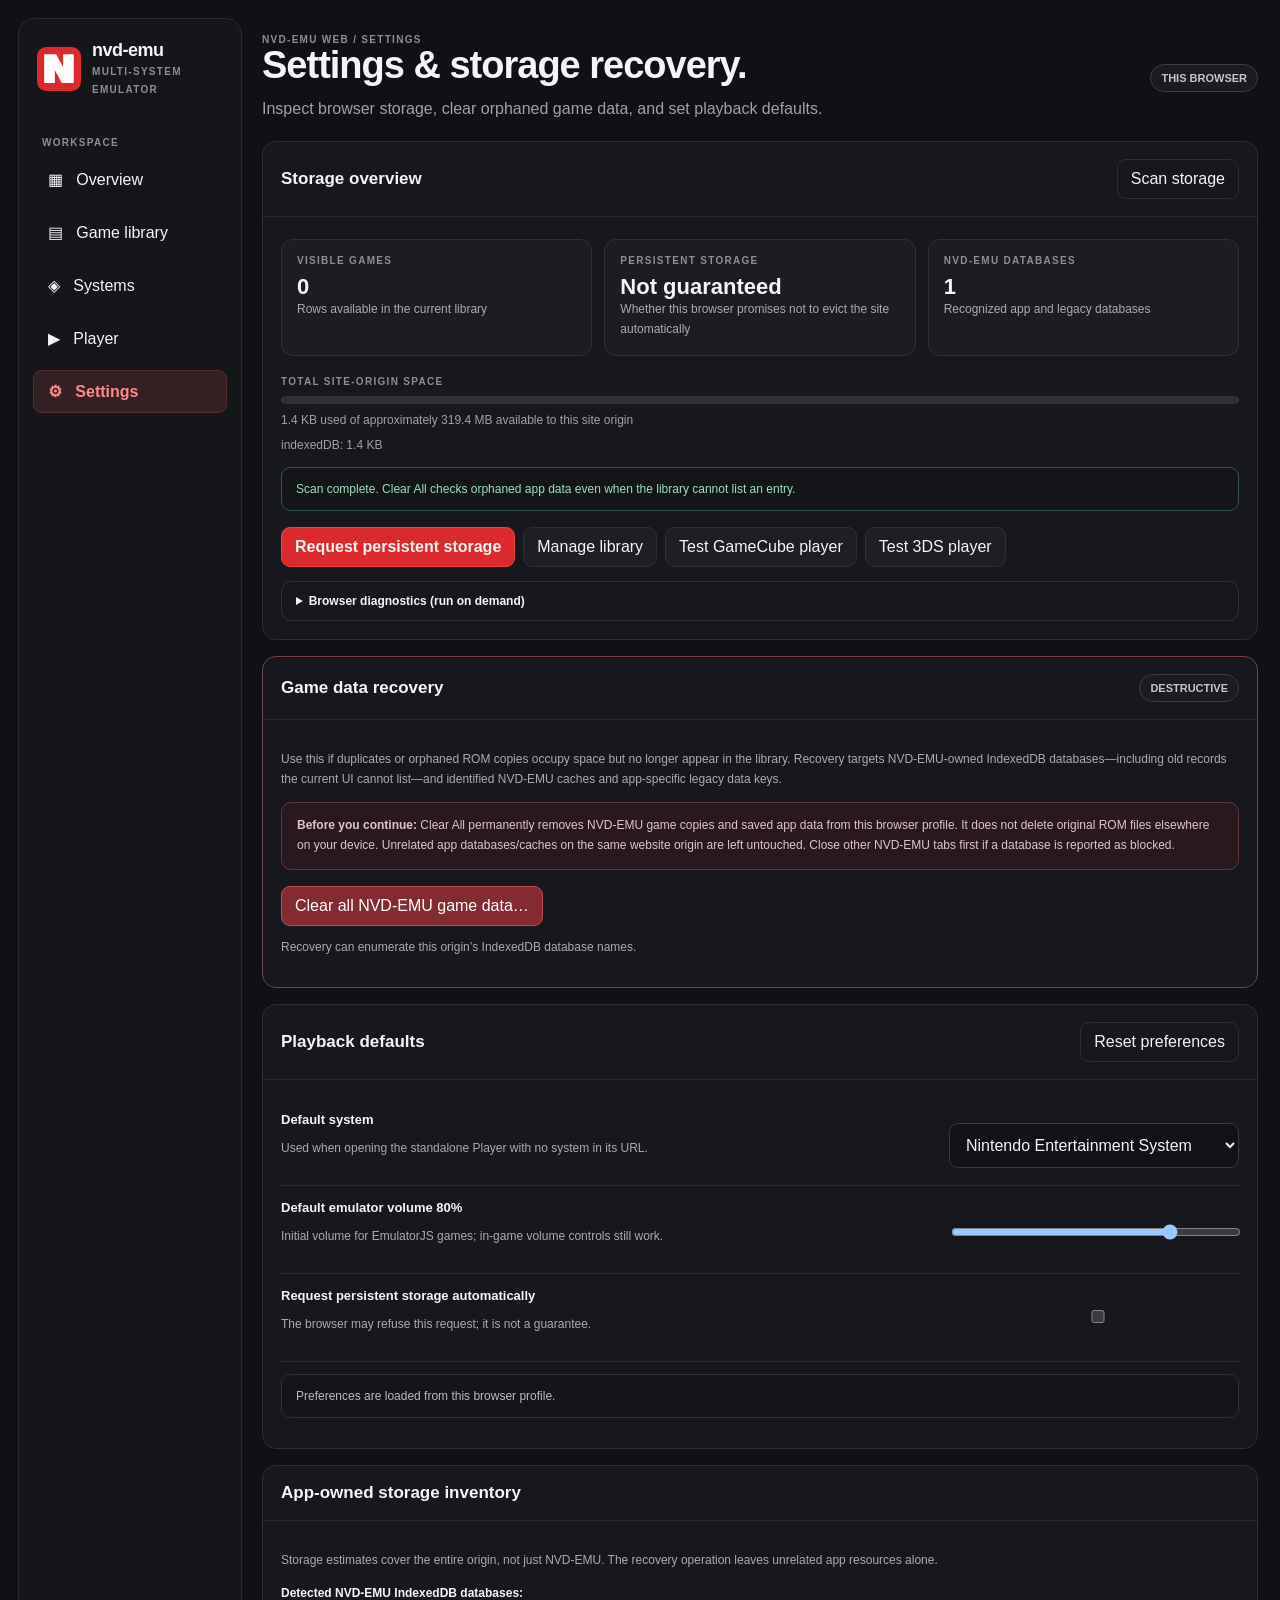
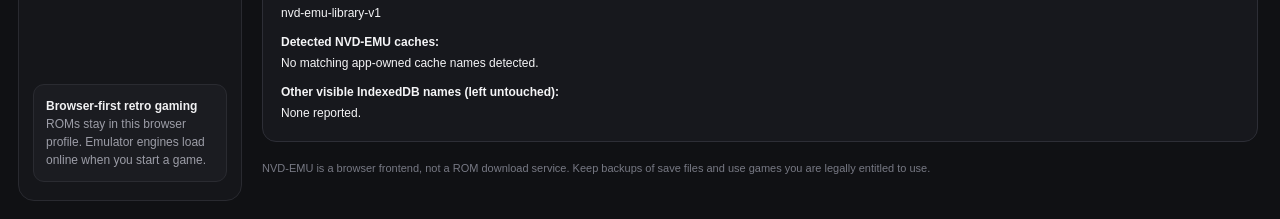
<file: docs/settings.html>
<!doctype html>
<html lang="en"><head>
<meta charset="utf-8"><meta name="viewport" content="width=device-width,initial-scale=1,viewport-fit=cover"><meta name="theme-color" content="#101114">
<meta name="description" content="Manage NVD-EMU browser storage, recover orphaned game data, and configure playback defaults.">
<title>Settings · nvd-emu</title><link rel="icon" href="./nvd-emu-logo.svg" type="image/svg+xml"><link rel="manifest" href="./manifest.webmanifest"><script src="./coi-bootstrap.js?v=20261014-3"></script><link rel="stylesheet" href="./site.css">
<style>
.settings-metrics{display:grid;grid-template-columns:repeat(auto-fit,minmax(155px,1fr));gap:12px;margin:4px 0 20px}.settings-metric{padding:15px;border:1px solid #30313a;border-radius:12px;background:rgba(255,255,255,.025);min-width:0}.settings-metric .eyebrow{font-size:10px}.settings-metric strong{display:block;font-size:22px;margin-top:8px;overflow-wrap:anywhere}.settings-help{font-size:12px;line-height:1.65;color:#a9abb6}.settings-row{display:grid;grid-template-columns:minmax(0,1fr) minmax(190px,290px);gap:18px;align-items:center;padding:14px 0;border-bottom:1px solid #2c2d35}.settings-row:last-child{border-bottom:0}.settings-row label{font-size:13px;font-weight:650}.settings-row select,.settings-row input[type=range]{width:100%;margin-top:8px}.danger-zone{border-color:#754147!important}.danger-action{background:#842b32!important;color:#fff!important;border:1px solid #b64d55!important}.danger-action:hover{background:#a2313b!important}.recovery-notice{padding:13px 15px;background:rgba(220,41,43,.09);border:1px solid #63363a;border-radius:10px;color:#e2c4c7;font-size:12px;line-height:1.65;margin:12px 0 16px}.inline-links{display:flex;gap:8px;flex-wrap:wrap;margin-top:16px}.inventory{font-size:12px;line-height:1.7;overflow-wrap:anywhere}details.diagnostics{border:1px solid #30313a;border-radius:10px;padding:12px 14px;margin-top:14px}details.diagnostics summary{cursor:pointer;font-size:12px;font-weight:650}#diagnostics-output{white-space:pre-wrap;overflow-wrap:anywhere;line-height:1.6;font-size:11px;color:#a9abb6}@media(max-width:700px){.settings-row{grid-template-columns:1fr;gap:8px}}
</style></head><body><div class="shell"><aside>
<div class="brand"><img src="./nvd-emu-logo.svg" alt="nvd-emu logo"><div><strong>nvd-emu</strong><span class="eyebrow">MULTI-SYSTEM EMULATOR</span></div></div>
<div class="eyebrow" style="padding:12px 9px 0">WORKSPACE</div><a class="nav " href="./index.html">▦ &nbsp; Overview</a><a class="nav " href="./library.html">▤ &nbsp; Game library</a><a class="nav " href="./systems.html">◈ &nbsp; Systems</a><a class="nav " href="./player.html">▶ &nbsp; Player</a><a class="nav active" href="./settings.html">⚙ &nbsp; Settings</a>
<div class="side-note"><strong style="color:#f1f1f3">Browser-first retro gaming</strong><br>ROMs stay in this browser profile. Emulator engines load online when you start a game.</div>
</aside><main>
<header class="topline"><div><div class="eyebrow">NVD-EMU WEB / SETTINGS</div><h1>Settings & storage recovery.</h1><p style="margin:0">Inspect browser storage, clear orphaned game data, and set playback defaults.</p></div><span class="pill">THIS BROWSER</span></header>
<section class="card"><div class="card-head"><h2>Storage overview</h2><button id="refresh" class="subtle">Scan storage</button></div><div class="card-body">
<div class="settings-metrics"><div class="settings-metric"><div class="eyebrow">VISIBLE GAMES</div><strong id="saved-count">—</strong><div class="settings-help">Rows available in the current library</div></div><div class="settings-metric"><div class="eyebrow">PERSISTENT STORAGE</div><strong id="persisted-state">Checking…</strong><div class="settings-help">Whether this browser promises not to evict the site automatically</div></div><div class="settings-metric"><div class="eyebrow">NVD-EMU DATABASES</div><strong id="db-count">—</strong><div class="settings-help">Recognized app and legacy databases</div></div></div>
<div class="eyebrow">TOTAL SITE-ORIGIN SPACE</div><div class="storage-meter"><span id="storage-bar"></span></div><div id="storage-usage" class="muted" style="font-size:12px">Reading browser storage estimate…</div><div id="storage-breakdown" class="inventory muted" style="margin-top:8px">Storage details have not been scanned yet.</div><div id="settings-status" class="status" role="status" aria-live="polite">Ready to scan browser storage.</div>
<div class="inline-links"><button id="request-persistence" class="primary">Request persistent storage</button><a class="button" href="./library.html">Manage library</a><a class="button" href="./player.html?system=gamecube">Test GameCube player</a><a class="button" href="./player.html?system=3ds">Test 3DS player</a></div>
<details class="diagnostics"><summary>Browser diagnostics (run on demand)</summary><p class="settings-help">Diagnostics run only when requested, so they cannot block normal Settings use.</p><button id="run-diagnostics" class="subtle">Run diagnostics</button><pre id="diagnostics-output">Diagnostics have not been run.</pre></details></div></section>
<section class="card danger-zone"><div class="card-head"><h2>Game data recovery</h2><span class="pill">DESTRUCTIVE</span></div><div class="card-body">
<p class="settings-help">Use this if duplicates or orphaned ROM copies occupy space but no longer appear in the library. Recovery targets NVD-EMU-owned IndexedDB databases—including old records the current UI cannot list—and identified NVD-EMU caches and app-specific legacy data keys.</p>
<div class="recovery-notice"><strong>Before you continue:</strong> Clear All permanently removes NVD-EMU game copies and saved app data from this browser profile. It does not delete original ROM files elsewhere on your device. Unrelated app databases/caches on the same website origin are left untouched. Close other NVD-EMU tabs first if a database is reported as blocked.</div>
<button id="clear-all-data" class="danger-action">Clear all NVD-EMU game data…</button><p id="recovery-result" class="settings-help" style="margin-top:12px">No recovery operation has run in this session.</p>
</div></section>
<section class="card"><div class="card-head"><h2>Playback defaults</h2><button id="reset-preferences" class="subtle">Reset preferences</button></div><div class="card-body">
<div class="settings-row"><div><label for="default-system">Default system</label><p class="settings-help">Used when opening the standalone Player with no system in its URL.</p></div><div><select id="default-system"></select></div></div>
<div class="settings-row"><div><label for="default-volume">Default emulator volume <span id="volume-label">80%</span></label><p class="settings-help">Initial volume for EmulatorJS games; in-game volume controls still work.</p></div><div><input id="default-volume" type="range" min="0" max="100" step="5" value="80"></div></div>
<div class="settings-row"><div><label for="request-persist-on-load">Request persistent storage automatically</label><p class="settings-help">The browser may refuse this request; it is not a guarantee.</p></div><div><input id="request-persist-on-load" type="checkbox"></div></div><div id="preferences-status" class="status" role="status">Preferences are loaded from this browser profile.</div>
</div></section>
<section class="card"><div class="card-head"><h2>App-owned storage inventory</h2></div><div class="card-body"><p class="settings-help">Storage estimates cover the entire origin, not just NVD-EMU. The recovery operation leaves unrelated app resources alone.</p>
<div class="inventory"><strong>Detected NVD-EMU IndexedDB databases:</strong><div id="app-db-list">Not scanned yet.</div><strong style="display:block;margin-top:9px">Detected NVD-EMU caches:</strong><div id="app-cache-list">Not scanned yet.</div><strong style="display:block;margin-top:9px">Other visible IndexedDB names (left untouched):</strong><div id="other-db-list">Not scanned yet.</div></div></div></section>
<div class="footer">NVD-EMU is a browser frontend, not a ROM download service. Keep backups of save files and use games you are legally entitled to use.</div>
</main></div><script src="./systems-data.js?v=20261014-3"></script><script src="./storage.js?v=20261014-3"></script>
<script>
(() => {
 const $=id=>document.getElementById(id),PREFS_KEY="nvd-emu-settings-v1";
 const size=n=>!Number.isFinite(Number(n))?"Unknown":n<1048576?(n/1024).toFixed(1)+" KB":n<1073741824?(n/1048576).toFixed(1)+" MB":(n/1073741824).toFixed(2)+" GB";
 const readPrefs=()=>{try{return JSON.parse(localStorage.getItem(PREFS_KEY)||"{}")||{};}catch(_){return {};}};
 function writePrefs(p){try{localStorage.setItem(PREFS_KEY,JSON.stringify(p));$("preferences-status").textContent="Preferences saved in this browser.";}catch(error){$("preferences-status").textContent="Could not save preferences: "+error.message;}}
 function setStatus(id,message,kind){$(id).textContent=message;$(id).className="status "+(kind||"");}
 async function ensureNVDLibrary(){
  if(window.NVDLibrary&&typeof window.NVDLibrary.isPersistent==="function"&&typeof window.NVDLibrary.clearAllAppData==="function")return window.NVDLibrary;
  await new Promise((resolve,reject)=>{
   const script=document.createElement("script");
   script.src="./storage.js?v=20261014-3";
   script.onload=()=>window.NVDLibrary&&typeof window.NVDLibrary.isPersistent==="function"&&typeof window.NVDLibrary.clearAllAppData==="function"
    ?resolve():reject(new Error("The updated browser-storage helper loaded without its recovery API. Reload Settings to retry."));
   script.onerror=()=>reject(new Error("Could not load the updated storage helper. Refresh this page and check that the site is online."));
   document.head.append(script);
  });
  return window.NVDLibrary;
 }
 const systems=window.NVD_SYSTEMS||{};
 for(const [id,system]of Object.entries(systems).sort((a,b)=>a[1].name.localeCompare(b[1].name))){const option=document.createElement("option");option.value=id;option.textContent=system.name;$("default-system").append(option);}
 const prefs=readPrefs();$("default-system").value=systems[prefs.defaultSystem]?prefs.defaultSystem:(systems.nes?"nes":Object.keys(systems)[0]);$("default-volume").value=Number.isFinite(Number(prefs.volume))?Math.max(0,Math.min(100,Number(prefs.volume))):80;$("volume-label").textContent=$("default-volume").value+"%";$("request-persist-on-load").checked=prefs.requestPersistentStorage===true;
 async function refresh(){
  setStatus("settings-status","Loading browser-storage helper…");
  await ensureNVDLibrary();
  setStatus("settings-status","Scanning visible library and app storage…");
  let inventory={databases:[],appDatabases:[],appCaches:[],databaseEnumerationSupported:false};try{inventory=await window.NVDLibrary.inspectAppStorage();}catch(error){setStatus("settings-status","Could not inspect app storage: "+error.message,"error");}
  let games=null;try{games=await window.NVDLibrary.list();$("saved-count").textContent=String(games.length);}catch(error){$("saved-count").textContent="Unavailable";setStatus("settings-status","Visible library unavailable: "+error.message,"error");}
  const [persistent,estimate]=await Promise.all([window.NVDLibrary.isPersistent(),window.NVDLibrary.storageEstimate()]);$("persisted-state").textContent=persistent?"Granted":"Not guaranteed";$("db-count").textContent=String(inventory.appDatabases.length);
  $("app-db-list").textContent=inventory.appDatabases.length?inventory.appDatabases.join(", "):"No matching app-owned database names detected.";$("app-cache-list").textContent=inventory.appCaches.length?inventory.appCaches.join(", "):"No matching app-owned cache names detected.";
  const other=inventory.databases.filter(name=>!inventory.appDatabases.includes(name));$("other-db-list").textContent=other.length?other.join(", "):"None reported.";
  if(estimate&&typeof estimate.usage==="number"&&typeof estimate.quota==="number"){$("storage-usage").textContent=size(estimate.usage)+" used of approximately "+size(estimate.quota)+" available to this site origin";$("storage-bar").style.width=Math.min(100,estimate.quota?estimate.usage/estimate.quota*100:0)+"%";const lines=Object.entries(estimate.usageDetails||{}).filter(([,value])=>Number.isFinite(value)).map(([name,value])=>name+": "+size(value));$("storage-breakdown").textContent=lines.length?lines.join(" · "):"Browser does not expose per-storage-type usage. Other apps using this origin may contribute to the total.";}else{$("storage-usage").textContent="This browser does not expose a storage estimate.";$("storage-breakdown").textContent="Storage type and quota details are unavailable.";}
  if(games!==null)setStatus("settings-status",inventory.appDatabases.length>1?"Scan complete. Multiple app database names were found; Clear All can remove legacy databases too.":"Scan complete. Clear All checks orphaned app data even when the library cannot list an entry.","ok");
  $("recovery-result").textContent=inventory.databaseEnumerationSupported?"Recovery can enumerate this origin’s IndexedDB database names.":"This browser cannot enumerate every database name; recovery also targets known legacy NVD-EMU names.";
 }
 $("refresh").addEventListener("click",()=>refresh().catch(error=>setStatus("settings-status",error.message,"error")));
 $("request-persistence").addEventListener("click",async()=>{const granted=await window.NVDLibrary.requestPersistence();setStatus("settings-status",granted?"The browser granted persistent storage.":"The browser did not grant persistent storage; data may still be evicted.",granted?"ok":"");await refresh();});
 $("default-system").addEventListener("change",()=>writePrefs({...readPrefs(),defaultSystem:$("default-system").value}));$("default-volume").addEventListener("input",()=>{$("volume-label").textContent=$("default-volume").value+"%";writePrefs({...readPrefs(),volume:Number($("default-volume").value)});});
 $("request-persist-on-load").addEventListener("change",()=>{const enabled=$("request-persist-on-load").checked;writePrefs({...readPrefs(),requestPersistentStorage:enabled});if(enabled)window.NVDLibrary.requestPersistence().then(granted=>setStatus("preferences-status",granted?"Persistent storage granted.":"Persistent storage request was denied.",granted?"ok":""));});
 $("reset-preferences").addEventListener("click",()=>{try{localStorage.removeItem(PREFS_KEY);}catch(_){}$("default-system").value=systems.nes?"nes":Object.keys(systems)[0];$("default-volume").value=80;$("volume-label").textContent="80%";$("request-persist-on-load").checked=false;setStatus("preferences-status","Playback defaults reset.","ok");});
 $("run-diagnostics").addEventListener("click",async()=>{const inventory=await window.NVDLibrary.inspectAppStorage().catch(()=>({databases:[],appCaches:[],databaseEnumerationSupported:false}));$("diagnostics-output").textContent=["Page: "+location.href,"Secure context: "+(window.isSecureContext===true),"Cross-origin isolated: "+(window.crossOriginIsolated===true),"SharedArrayBuffer: "+(typeof SharedArrayBuffer),"IndexedDB: "+("indexedDB"in window),"IndexedDB enumeration: "+inventory.databaseEnumerationSupported,"Databases: "+(inventory.databases.join(", ")||"none reported"),"NVD-EMU caches: "+(inventory.appCaches.join(", ")||"none reported"),"Service worker supported: "+!!navigator.serviceWorker,"Service worker controls page: "+!!(navigator.serviceWorker&&navigator.serviceWorker.controller),"WebGPU: "+!!navigator.gpu,"Browser: "+(navigator.userAgent||"unknown")].join("\n");});
 $("clear-all-data").addEventListener("click",async()=>{
  let estimate=null;try{estimate=await window.NVDLibrary.storageEstimate();}catch(_){}const used=estimate&&Number.isFinite(estimate.usage)?size(estimate.usage):"an unknown amount of";
  if(!window.confirm("Clear all NVD-EMU game data for this browser profile? This origin reports "+used+" of total storage in use. This permanently deletes locally saved NVD-EMU ROM copies, legacy app databases and app-owned caches, including orphaned records the library cannot see. Original files on disk and unrelated app databases are not deleted."))return;
  const typed=window.prompt("Final confirmation: type CLEAR to remove NVD-EMU game data.");if(String(typed||"").trim().toUpperCase()!=="CLEAR"){setStatus("settings-status","Recovery cancelled. No cleanup was run.");return;}
  $("clear-all-data").disabled=true;setStatus("settings-status","Removing NVD-EMU databases, legacy game data and app caches…");
  try {
   const result = await window.NVDLibrary.clearAllAppData();
   await refresh();
   const warningText = result.errors.length ? (" Warnings: " + result.errors.join(" | ")) : "";
   const databaseCount = new Set(result.databasesRemoved).size;
   const summary = "Recovery attempted: " + databaseCount + " app database name(s), " +
     result.cachesRemoved.length + " cache(s), " + result.opfsEntriesRemoved.length +
     " private file-system item(s), and " + result.legacyKeysRemoved + " legacy key(s)." + warningText;
   $("recovery-result").textContent = summary;
   const resultMessage = result.errors.length
     ? "Recovery finished with warnings. Close other NVD-EMU tabs and retry blocked database deletions."
     : "NVD-EMU data cleanup completed. The visible library should be empty; origin-wide usage may take a moment to settle.";
   setStatus("settings-status", resultMessage, result.errors.length ? "error" : "ok");
   if (result.afterEstimate && Number.isFinite(result.afterEstimate.usage)) {
     $("storage-usage").textContent = size(result.afterEstimate.usage) + " used after cleanup (origin-wide estimate)";
   }
  }
  catch(error){setStatus("settings-status","Recovery failed: "+(error.message||String(error)),"error");$("recovery-result").textContent="Complete cleanup was not confirmed. Close other NVD-EMU tabs and retry.";}finally{$("clear-all-data").disabled=false;}
 });
 const initial=readPrefs();if(initial.requestPersistentStorage===true)window.NVDLibrary.requestPersistence().catch(()=>{});refresh().catch(error=>setStatus("settings-status","Storage scan failed: "+error.message,"error"));
})();
</script></body></html>
</file>
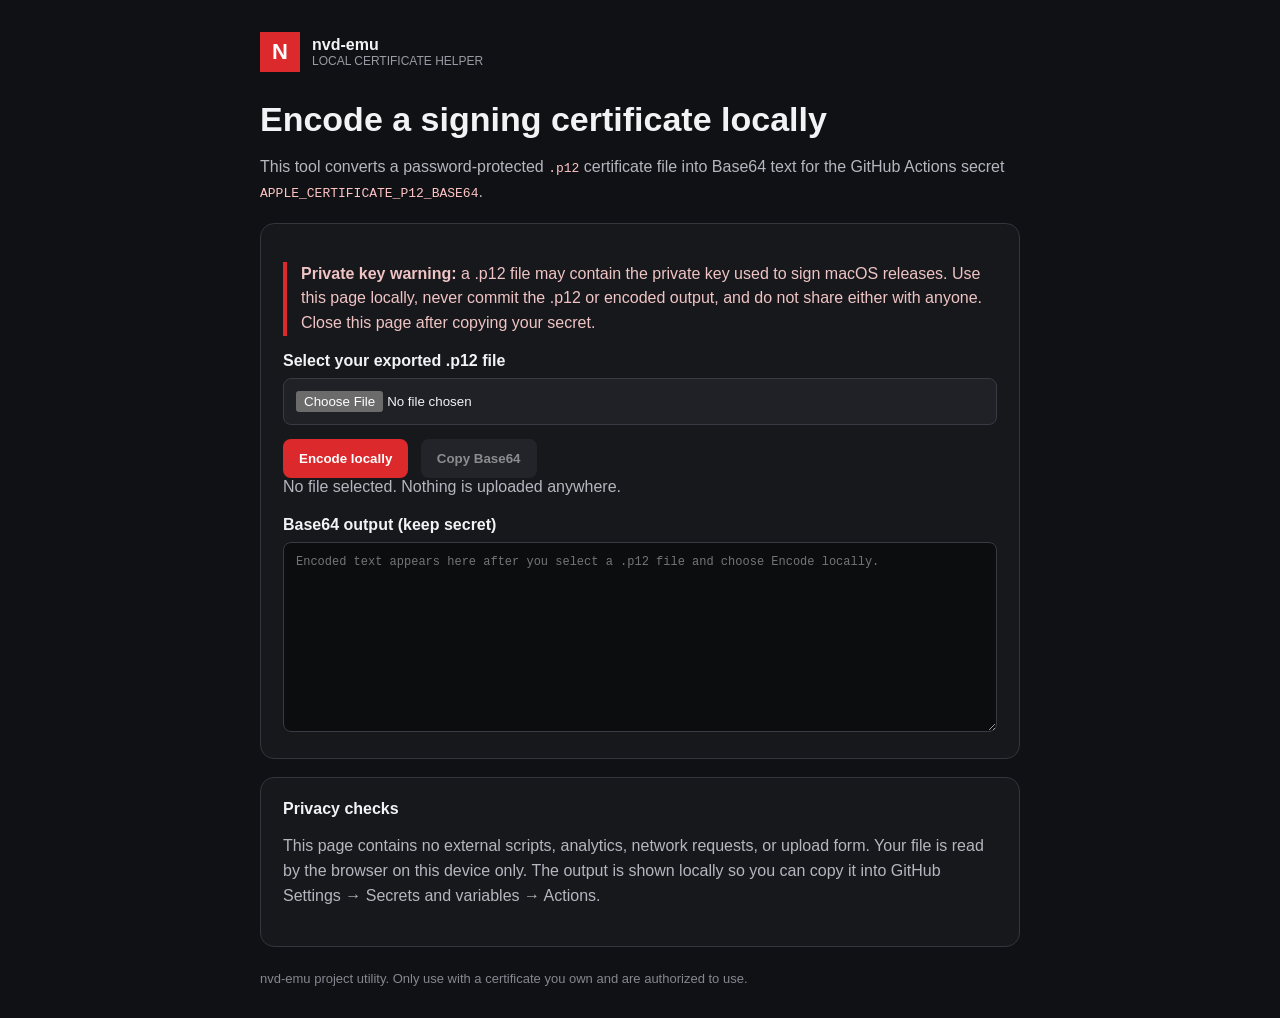
<file: docs/tools/p12-to-base64.html>
<!doctype html>
<html lang="en">
<head>
<meta charset="utf-8">
<meta name="viewport" content="width=device-width, initial-scale=1">
<title>Local P12 → Base64 helper | nvd-emu</title>
<style>
  :root { color-scheme: dark; font-family: -apple-system, BlinkMacSystemFont, "Segoe UI", sans-serif; }
  body { margin: 0; padding: 32px 16px; background: #101114; color: #f3f3f5; }
  main { max-width: 760px; margin: 0 auto; }
  .brand { display:flex; align-items:center; gap:12px; margin-bottom:28px; }
  .mark { width:40px;height:40px;display:grid;place-items:center;background:#dc292b;color:white;font-weight:900;font-size:22px; }
  h1 { font-size: clamp(24px, 5vw, 34px); margin: 0 0 8px; }
  p { color:#b5b6bf; line-height:1.55; }
  .card { border:1px solid #34353d; background:#17181c; border-radius:14px; padding:22px; margin:18px 0; }
  .warning { border-left:4px solid #dc292b; padding-left:14px; color:#f0c4c4; }
  label { display:block; font-weight:700; margin:14px 0 8px; }
  input[type=file], textarea { width:100%; box-sizing:border-box; }
  input[type=file] { background:#202126; padding:12px; border:1px solid #393a43; border-radius:8px; }
  textarea { min-height:190px; resize:vertical; background:#0c0d0f; color:#e9e9ee; padding:12px; border:1px solid #393a43; border-radius:8px; font:12px ui-monospace, SFMono-Regular, Menlo, monospace; }
  button { border:0; border-radius:8px; padding:12px 16px; background:#dc292b; color:#fff; font-weight:700; cursor:pointer; margin:14px 8px 0 0; }
  button.secondary { background:#303139; }
  button:disabled { opacity:.5; cursor:not-allowed; }
  #status { min-height:1.5em; color:#b5b6bf; }
  code { color:#ffc5c5; overflow-wrap:anywhere; }
  footer { font-size:13px; color:#858791; margin-top:24px; }
</style>
</head>
<body>
<main>
  <div class="brand"><div class="mark">N</div><div><strong>nvd-emu</strong><div style="font-size:12px;color:#999ba6">LOCAL CERTIFICATE HELPER</div></div></div>
  <h1>Encode a signing certificate locally</h1>
  <p>This tool converts a password-protected <code>.p12</code> certificate file into Base64 text for the GitHub Actions secret <code>APPLE_CERTIFICATE_P12_BASE64</code>.</p>
  <div class="card">
    <p class="warning"><strong>Private key warning:</strong> a .p12 file may contain the private key used to sign macOS releases. Use this page locally, never commit the .p12 or encoded output, and do not share either with anyone. Close this page after copying your secret.</p>
    <label for="cert">Select your exported .p12 file</label>
    <input id="cert" type="file" accept=".p12,.pfx,application/x-pkcs12">
    <button id="encode" type="button">Encode locally</button>
    <button id="copy" type="button" class="secondary" disabled>Copy Base64</button>
    <div id="status" role="status" aria-live="polite">No file selected. Nothing is uploaded anywhere.</div>
    <label for="output">Base64 output (keep secret)</label>
    <textarea id="output" readonly spellcheck="false" autocomplete="off" placeholder="Encoded text appears here after you select a .p12 file and choose Encode locally."></textarea>
  </div>
  <div class="card">
    <strong>Privacy checks</strong>
    <p>This page contains no external scripts, analytics, network requests, or upload form. Your file is read by the browser on this device only. The output is shown locally so you can copy it into GitHub Settings → Secrets and variables → Actions.</p>
  </div>
  <footer>nvd-emu project utility. Only use with a certificate you own and are authorized to use.</footer>
</main>
<script>
(() => {
  const fileInput = document.getElementById("cert");
  const encodeButton = document.getElementById("encode");
  const copyButton = document.getElementById("copy");
  const output = document.getElementById("output");
  const status = document.getElementById("status");

  function toBase64(buffer) {
    const bytes = new Uint8Array(buffer);
    const chunkSize = 0x8000;
    let binary = "";
    for (let offset = 0; offset < bytes.length; offset += chunkSize) {
      binary += String.fromCharCode(...bytes.subarray(offset, Math.min(offset + chunkSize, bytes.length)));
    }
    return btoa(binary);
  }

  encodeButton.addEventListener("click", async () => {
    const file = fileInput.files && fileInput.files[0];
    if (!file) {
      status.textContent = "Select the .p12 file first.";
      return;
    }
    if (file.size === 0 || file.size > 20 * 1024 * 1024) {
      status.textContent = "File is empty or larger than the 20 MB safety limit.";
      return;
    }
    encodeButton.disabled = true;
    copyButton.disabled = true;
    output.value = "";
    status.textContent = "Encoding locally…";
    try {
      const buffer = await file.arrayBuffer();
      output.value = toBase64(buffer);
      copyButton.disabled = false;
      status.textContent = "Done. The file was processed locally; no network requests were made.";
    } catch (error) {
      output.value = "";
      status.textContent = "Could not read this file. Check that it is a valid .p12/.pfx file.";
    } finally {
      encodeButton.disabled = false;
    }
  });

  copyButton.addEventListener("click", async () => {
    if (!output.value) return;
    try {
      await navigator.clipboard.writeText(output.value);
      status.textContent = "Base64 copied. Paste it directly into GitHub Actions secrets.";
    } catch {
      output.focus();
      output.select();
      const ok = document.execCommand("copy");
      status.textContent = ok
        ? "Base64 copied. Paste it directly into GitHub Actions secrets."
        : "Copy was blocked. Select all the output and copy it manually.";
    }
  });
})();
</script>
</body>
</html>
</file>
<file: docs/gamecube-engine/src/styles.css>
:root {
  --aspect-w: 4;
  --aspect-h: 3;
  color-scheme: dark;
  --bg: #111312;
  --surface: #1d201b;
  --surface-2: #252923;
  --cabinet: #3a3d36;
  --cabinet-dark: #232722;
  --glass: #050706;
  --line: #46493f;
  --line-soft: rgba(255, 255, 255, 0.1);
  --text: #f2eee2;
  --muted: #aaa79a;
  --dim: #737064;
  --green: #73d18b;
  --amber: #e7b75a;
  --red: #e2655d;
  --blue: #8ab8d9;
  --button: #2e312b;
  --button-hover: #3b4036;
  --focus: #e7b75a;
}

* {
  box-sizing: border-box;
}

[hidden] {
  display: none !important;
}

html,
body {
  min-height: 100%;
}

body {
  margin: 0;
  background:
    linear-gradient(180deg, #181a16 0%, var(--bg) 38%, #0f1110 100%);
  color: var(--text);
  font-family:
    Inter, ui-sans-serif, system-ui, -apple-system, BlinkMacSystemFont, "Segoe UI",
    sans-serif;
  letter-spacing: 0;
}

button,
input,
select {
  font: inherit;
}

button,
.file-button,
select {
  border: 1px solid var(--line);
  border-radius: 6px;
  background: var(--button);
  color: var(--text);
}

button,
.file-button {
  cursor: pointer;
  min-height: 38px;
  padding: 0 13px;
  display: inline-flex;
  align-items: center;
  justify-content: center;
  gap: 8px;
  transition:
    background 120ms ease,
    border-color 120ms ease,
    transform 120ms ease;
}

button:hover,
.file-button:hover,
select:hover {
  background: var(--button-hover);
  border-color: #69604f;
}

button:active,
.file-button:active {
  transform: translateY(1px);
}

button:focus-visible,
.file-button:focus-within,
select:focus-visible,
input:focus-visible {
  outline: 2px solid var(--focus);
  outline-offset: 2px;
}

button.active {
  border-color: rgba(115, 209, 139, 0.65);
  color: var(--green);
  background: rgba(115, 209, 139, 0.11);
}

select {
  width: 100%;
  min-height: 36px;
  padding: 0 10px;
}

code {
  color: var(--amber);
  font-size: 0.92em;
}

h1,
h2,
p {
  margin: 0;
}

.app-shell {
  min-height: 100vh;
  display: grid;
  grid-template-rows: auto 1fr;
}

.topbar {
  min-height: 66px;
  border-bottom: 1px solid var(--line);
  background: rgba(17, 19, 18, 0.96);
  display: flex;
  align-items: center;
  justify-content: space-between;
  gap: 16px;
  padding: 11px 24px;
}

.brand {
  display: flex;
  align-items: center;
  gap: 12px;
  min-width: 0;
}

.mark {
  width: 34px;
  height: 34px;
  border-radius: 7px;
  background:
    linear-gradient(135deg, transparent 48%, rgba(0, 0, 0, 0.3) 49% 51%, transparent 52%),
    linear-gradient(135deg, var(--green), var(--amber));
  box-shadow: 0 0 0 1px rgba(255, 255, 255, 0.08) inset;
  flex: 0 0 auto;
}

h1 {
  font-size: 1.34rem;
  line-height: 1.05;
}

.brand p {
  color: var(--muted);
  margin-top: 3px;
  font-size: 0.86rem;
}

.topbar-actions {
  display: flex;
  align-items: center;
  gap: 8px;
}

.status-pill {
  border: 1px solid rgba(115, 209, 139, 0.36);
  border-radius: 999px;
  color: var(--green);
  background: rgba(115, 209, 139, 0.08);
  padding: 7px 12px;
  font-size: 0.86rem;
  white-space: nowrap;
}

.status-pill.paused {
  color: var(--amber);
  border-color: rgba(231, 183, 90, 0.36);
  background: rgba(231, 183, 90, 0.1);
}

.status-pill.error {
  color: var(--red);
  border-color: rgba(226, 101, 93, 0.42);
  background: rgba(226, 101, 93, 0.12);
}

.icon-button {
  min-width: 46px;
  padding: 0 10px;
  font-size: 0.78rem;
  font-weight: 800;
  text-transform: uppercase;
  white-space: nowrap;
}

.workspace {
  display: grid;
  grid-template-columns: minmax(0, 1fr) 372px;
  min-height: 0;
}

.play-area {
  min-width: 0;
  min-height: 0;
  align-self: start;
  display: grid;
  grid-template-rows: minmax(0, 1fr) auto auto;
  gap: 12px;
  padding: 20px 24px 18px;
}

.crt-set {
  position: relative;
  align-self: start;
  justify-self: center;
  /* Fit to whichever dimension runs out first, live: the width the available
     height allows at the chosen ratio, or the column width. Both terms are
     relative units, so dragging the window resizes the console continuously
     with no JS. The 1.32 fudge this replaced was 4:3 baked in, which meant
     16:9 could not use the extra width. --crt-chrome is the header, LCD strip
     and footer that sit outside the picture. */
  width: min(100%, calc((100dvh - var(--crt-chrome, 210px)) * var(--aspect-w, 4) / var(--aspect-h, 3)));
  /* No fixed cap: at 16:9 the console should be free to fill a wide window. */
  max-width: 100%;
  min-width: min(100%, 360px);
  border: 1px solid #56503f;
  border-radius: 8px;
  background:
    linear-gradient(180deg, rgba(255, 255, 255, 0.07), transparent 20%),
    var(--cabinet);
  box-shadow:
    0 22px 70px rgba(0, 0, 0, 0.42),
    0 0 0 1px rgba(0, 0, 0, 0.4) inset;
  padding: 18px 18px 12px;
}

.crt-set.dragging {
  border-color: var(--amber);
  box-shadow:
    0 22px 70px rgba(0, 0, 0, 0.42),
    0 0 0 2px rgba(231, 183, 90, 0.38) inset;
}

.crt-bezel {
  border: 1px solid #181814;
  border-radius: 8px;
  background:
    linear-gradient(135deg, rgba(255, 255, 255, 0.08), transparent 18%),
    var(--cabinet-dark);
  padding: 18px;
}

.screen-viewport {
  position: relative;
  /* Driven by the aspect selector; fullscreen reuses the same numbers to
     compute a fit against the real display. */
  aspect-ratio: var(--aspect-w, 4) / var(--aspect-h, 3);
  border: 2px solid #080908;
  border-radius: 8px;
  background: var(--glass);
  overflow: hidden;
  box-shadow:
    0 0 34px rgba(0, 0, 0, 0.55) inset,
    0 0 0 1px rgba(255, 255, 255, 0.07);
}

canvas {
  display: block;
  width: 100%;
  height: 100%;
  image-rendering: auto;
  background: #050505;
}

.blank-probe-notice {
  position: absolute;
  left: 50%;
  top: 50%;
  z-index: 3;
  width: min(76%, 560px);
  transform: translate(-50%, -50%);
  border: 1px solid rgba(231, 183, 90, 0.72);
  border-radius: 8px;
  background: rgba(20, 16, 7, 0.92);
  color: var(--amber);
  padding: 14px 18px;
  font-size: clamp(0.82rem, 2vw, 1.05rem);
  font-weight: 700;
  line-height: 1.4;
  text-align: center;
  pointer-events: none;
}

.scanlines {
  position: absolute;
  inset: 0;
  pointer-events: none;
  background:
    linear-gradient(180deg, rgba(255, 255, 255, 0.025), transparent 18%, rgba(0, 0, 0, 0.12)),
    repeating-linear-gradient(
      180deg,
      rgba(255, 255, 255, 0.018) 0,
      rgba(255, 255, 255, 0.018) 1px,
      transparent 1px,
      transparent 6px
    );
  opacity: 0.12;
  mix-blend-mode: screen;
}

.screen-osd {
  position: absolute;
  left: 10px;
  top: 10px;
  z-index: 2;
  max-width: calc(100% - 20px);
  display: flex;
  flex-wrap: wrap;
  gap: 5px;
  pointer-events: none;
}

.screen-osd span {
  min-height: 24px;
  border: 1px solid rgba(255, 255, 255, 0.14);
  border-radius: 5px;
  background: rgba(4, 6, 5, 0.68);
  color: #dfe8d7;
  display: inline-flex;
  align-items: center;
  gap: 5px;
  padding: 3px 7px;
  font-size: 0.75rem;
  font-variant-numeric: tabular-nums;
  text-shadow: 0 1px 0 rgba(0, 0, 0, 0.7);
}

.screen-osd strong {
  color: var(--green);
}

.drop-badge {
  position: absolute;
  right: 10px;
  bottom: 10px;
  z-index: 2;
  border: 1px solid rgba(255, 255, 255, 0.16);
  border-radius: 999px;
  background: rgba(4, 6, 5, 0.74);
  color: var(--muted);
  padding: 6px 10px;
  font-size: 0.82rem;
  pointer-events: none;
}

/* The transport now lives in this row, between the power light and the volume
   dial, so the keys read as part of the console rather than a toolbar parked
   under it. The speaker grille is gone -- the keys occupy that span. */
.crt-footer {
  min-height: 42px;
  display: grid;
  /* power light | transport (flexes) | aspect | volume dial */
  grid-template-columns: 18px minmax(0, 1fr) auto auto;
  align-items: center;
  gap: 12px;
  padding-top: 11px;
}

.power-light {
  width: 10px;
  height: 10px;
  border-radius: 50%;
  background: var(--green);
  box-shadow: 0 0 12px rgba(115, 209, 139, 0.75);
  justify-self: center;
}

.speaker-grille {
  height: 20px;
  border-radius: 5px;
  opacity: 0.72;
  background:
    repeating-linear-gradient(
      90deg,
      rgba(0, 0, 0, 0.42) 0,
      rgba(0, 0, 0, 0.42) 2px,
      transparent 2px,
      transparent 9px
    );
}

.control-knobs {
  display: inline-flex;
  gap: 9px;
}

.control-knobs i {
  width: 28px;
  height: 28px;
  border: 1px solid #181814;
  border-radius: 50%;
  background:
    linear-gradient(90deg, transparent 45%, rgba(0, 0, 0, 0.38) 45% 55%, transparent 55%),
    #4a4d43;
  box-shadow: 0 1px 0 rgba(255, 255, 255, 0.1) inset;
}

/* Was a 6-column grid sized for text labels, which stretched the icon keys
   across the full width. Icons want intrinsic width; only the labelled
   "Open disc" key earns extra room. */
.transport {
  display: flex;
  flex-wrap: wrap;
  gap: 8px;
}

.file-button {
  position: relative;
  /* No overflow:hidden -- it clipped the hover tooltip, which is why the
     upload-state key had no bubble. The file input inside is already
     absolutely positioned at opacity 0, so nothing needs clipping. */
  white-space: nowrap;
}

.file-button input {
  position: absolute;
  inset: 0;
  opacity: 0;
  pointer-events: none;
}

.touch-controls {
  display: none;
  grid-template-columns: 1fr 1fr;
  gap: 16px;
  align-items: center;
}

.touch-dpad {
  display: grid;
  grid-template-columns: repeat(3, 52px);
  grid-template-rows: repeat(3, 48px);
  gap: 6px;
}

.touch-dpad button[data-touch-button="D_UP"] {
  grid-column: 2;
}

.touch-dpad button[data-touch-button="D_LEFT"] {
  grid-column: 1;
  grid-row: 2;
}

.touch-dpad button[data-touch-button="D_RIGHT"] {
  grid-column: 3;
  grid-row: 2;
}

.touch-dpad button[data-touch-button="D_DOWN"] {
  grid-column: 2;
  grid-row: 3;
}

.touch-face {
  display: flex;
  justify-content: flex-end;
  gap: 10px;
}

.touch-face button {
  width: 58px;
  height: 58px;
  border-radius: 50%;
  padding: 0;
}

.keyboard-hint {
  margin: 0;
  color: var(--muted);
  font-size: 0.82rem;
}

.control-panel {
  border-left: 1px solid var(--line);
  background: rgba(32, 31, 26, 0.96);
  padding: 18px;
  overflow: auto;
  display: flex;
  flex-direction: column;
  gap: 18px;
}

.panel-block,
.settings-panel {
  border-bottom: 1px solid var(--line);
  padding-bottom: 18px;
}

.debug-panel {
  display: flex;
  flex-direction: column;
  gap: 18px;
}

.debug-panel .panel-block:last-child,
.control-panel > .panel-block:last-child,
.settings-panel:last-child {
  border-bottom: 0;
  padding-bottom: 0;
}

.section-heading {
  display: flex;
  align-items: center;
  justify-content: space-between;
  gap: 12px;
  margin-bottom: 10px;
}

h2 {
  font-size: 0.82rem;
  text-transform: uppercase;
  color: var(--muted);
  font-weight: 800;
  line-height: 1.1;
}

.section-heading span {
  color: var(--blue);
  font-size: 0.78rem;
  text-align: right;
  overflow-wrap: anywhere;
}

.game-title {
  font-size: 1.02rem;
  line-height: 1.25;
  overflow-wrap: anywhere;
}

.muted {
  color: var(--muted);
  margin-top: 8px;
  line-height: 1.45;
}

.compact {
  font-size: 0.88rem;
}

.setting-grid {
  display: grid;
  grid-template-columns: repeat(2, minmax(0, 1fr));
  gap: 10px;
}

.setting-grid label {
  display: grid;
  gap: 5px;
  min-width: 0;
}

.setting-grid label > span,
.switch-line span {
  color: var(--muted);
  font-size: 0.78rem;
  font-weight: 700;
}

.toggle-row {
  display: grid;
  grid-template-columns: repeat(2, minmax(0, 1fr));
  gap: 8px;
  margin-top: 12px;
}

.switch-line {
  min-height: 36px;
  display: flex;
  align-items: center;
  gap: 8px;
  border: 1px solid var(--line);
  border-radius: 6px;
  background: rgba(0, 0, 0, 0.12);
  padding: 0 10px;
}

.switch-line input {
  width: 16px;
  height: 16px;
  accent-color: var(--green);
}

.settings-actions {
  display: grid;
  grid-template-columns: 1fr 1fr;
  gap: 8px;
  margin-top: 12px;
}

.metric-row {
  min-height: 34px;
  display: flex;
  align-items: center;
  justify-content: space-between;
  gap: 16px;
  border-top: 1px solid rgba(255, 255, 255, 0.06);
}

.metric-row span {
  color: var(--muted);
}

.metric-row strong {
  font-variant-numeric: tabular-nums;
  text-align: right;
  overflow-wrap: anywhere;
  max-width: 62%;
}

.root-entry-list {
  display: grid;
  gap: 6px;
  margin-top: 10px;
}

.root-entry,
.root-entry-empty {
  min-height: 30px;
  border: 1px solid var(--line-soft);
  border-radius: 6px;
  background: rgba(255, 255, 255, 0.025);
  color: var(--muted);
  display: flex;
  align-items: center;
  justify-content: space-between;
  gap: 10px;
  padding: 5px 8px;
  font-size: 0.82rem;
}

.root-entry span {
  min-width: 0;
  overflow: hidden;
  text-overflow: ellipsis;
}

.root-entry strong {
  color: var(--blue);
  font-size: 0.78rem;
  white-space: nowrap;
}

.control-grid {
  display: grid;
  grid-template-columns: repeat(4, minmax(0, 1fr));
  gap: 8px;
}

.control-chip {
  min-height: 34px;
  border-radius: 6px;
  border: 1px solid var(--line);
  background: var(--surface-2);
  color: var(--muted);
  display: grid;
  place-items: center;
  padding: 0 4px;
  font-size: 0.78rem;
  font-weight: 800;
  text-align: center;
}

.control-chip.active {
  color: #08120b;
  background: var(--green);
  border-color: var(--green);
}

@media (max-width: 1120px) {
  .workspace {
    grid-template-columns: 1fr;
  }

  .control-panel {
    border-left: 0;
    border-top: 1px solid var(--line);
    display: grid;
    grid-template-columns: repeat(2, minmax(0, 1fr));
    align-items: start;
  }

  .debug-panel {
    grid-column: 1 / -1;
  }

  .crt-set {
    width: min(100%, 900px);
  }
}

@media (max-width: 760px) {
  .topbar {
    align-items: flex-start;
    padding: 10px 12px;
  }

  .topbar-actions {
    flex-wrap: wrap;
    justify-content: flex-end;
  }

  .play-area {
    padding: 12px;
  }

  .crt-set {
    min-width: 0;
    padding: 10px 10px 8px;
  }

  .crt-bezel {
    padding: 10px;
  }

  .screen-osd {
    top: 7px;
    left: 7px;
  }

  .screen-osd span {
    min-height: 22px;
    padding: 2px 6px;
    font-size: 0.68rem;
  }

  .transport {
    grid-template-columns: repeat(3, minmax(74px, 1fr));
  }

  .touch-controls {
    display: grid;
  }

  .control-panel {
    grid-template-columns: 1fr;
    padding: 14px;
  }

  .setting-grid {
    grid-template-columns: 1fr;
  }

  .control-grid {
    grid-template-columns: repeat(3, minmax(0, 1fr));
  }
}

@media (max-width: 470px) {
  h1 {
    font-size: 1.1rem;
  }

  .brand {
    gap: 9px;
  }

  .mark {
    width: 30px;
    height: 30px;
  }

  .status-pill {
    max-width: 112px;
    overflow: hidden;
    text-overflow: ellipsis;
  }

  .icon-button {
    min-width: 40px;
    padding-inline: 8px;
  }

  .transport,
  .settings-actions,
  .toggle-row {
    grid-template-columns: repeat(2, minmax(0, 1fr));
  }

  .touch-controls {
    gap: 8px;
  }

  .touch-dpad {
    grid-template-columns: repeat(3, 42px);
    grid-template-rows: repeat(3, 42px);
  }

  .touch-dpad button,
  .touch-face button {
    min-height: 42px;
    padding: 0;
    font-size: 0.78rem;
  }
}

/* ---- Retro transport: icon buttons, hover tooltips ------------------ */

/* The transport reads as console hardware rather than a web toolbar:
   inset well, chunky keys, warm amber legends. Icons carry the meaning and
   every control keeps an accessible name, so screen readers are unaffected. */
.transport {
  background: linear-gradient(180deg, var(--cabinet-dark), #1a1d18);
  border: 1px solid var(--line);
  border-radius: 10px;
  box-shadow: inset 0 2px 6px rgba(0, 0, 0, 0.55), 0 1px 0 rgba(255, 255, 255, 0.04);
  padding: 10px 12px;
  gap: 8px;
  align-items: center;
}

.transport button,
.transport .file-button {
  flex: 0 0 auto;
  display: inline-flex;
  align-items: center;
  justify-content: center;
  gap: 8px;
  min-width: 44px;
  min-height: 40px;
  padding: 0 12px;
  border-radius: 7px;
  border: 1px solid #14170f;
  background: linear-gradient(180deg, #3c4137, #2b2f27);
  box-shadow: 0 2px 0 #14170f, inset 0 1px 0 rgba(255, 255, 255, 0.07);
  color: var(--text);
  cursor: pointer;
  transition: transform 80ms ease, box-shadow 80ms ease, background 120ms ease;
}

.transport button:hover,
.transport .file-button:hover {
  background: linear-gradient(180deg, #474d40, #33382e);
}

/* Keys physically depress rather than just changing colour. */
.transport button:active,
.transport .file-button:active {
  transform: translateY(2px);
  box-shadow: 0 0 0 #14170f, inset 0 2px 5px rgba(0, 0, 0, 0.5);
}

.transport button:focus-visible,
.transport .file-button:focus-visible {
  outline: 2px solid var(--focus);
  outline-offset: 2px;
}

.transport .glyph {
  font-size: 17px;
  line-height: 1;
  color: var(--amber);
  text-shadow: 0 0 6px rgba(231, 183, 90, 0.35);
}

.transport .btn-text {
  font-size: 12px;
  letter-spacing: 0.08em;
  text-transform: uppercase;
}

/* Divider between machine controls and save-state controls. */
.transport-sep {
  width: 1px;
  align-self: stretch;
  margin: 2px 4px;
  background: linear-gradient(180deg, transparent, var(--line), transparent);
}

/* ---- Tooltips ------------------------------------------------------- */

/* CSS-only, driven by data-tip. Hidden from assistive tech (aria-label
   already carries the name) and suppressed for touch, where there is no
   hover and the bubble would stick after a tap. */
.tip {
  position: relative;
}

.tip::after {
  content: attr(data-tip);
  position: absolute;
  bottom: calc(100% + 8px);
  left: 50%;
  transform: translateX(-50%) translateY(3px);
  padding: 5px 9px;
  border: 1px solid var(--line);
  border-radius: 5px;
  background: #0d0f0c;
  color: var(--text);
  font-size: 11px;
  letter-spacing: 0.04em;
  white-space: nowrap;
  pointer-events: none;
  opacity: 0;
  transition: opacity 110ms ease, transform 110ms ease;
  box-shadow: 0 4px 14px rgba(0, 0, 0, 0.5);
  z-index: 20;
}

.tip:hover::after,
.tip:focus-visible::after {
  opacity: 1;
  transform: translateX(-50%) translateY(0);
}

@media (hover: none) {
  .tip::after { display: none; }
}

/* ---- Collapsible settings ------------------------------------------ */

.section-heading {
  align-items: center;
}

.collapse-toggle {
  margin-left: auto;
  width: 26px;
  height: 26px;
  display: inline-flex;
  align-items: center;
  justify-content: center;
  border: 1px solid var(--line);
  border-radius: 5px;
  background: var(--button);
  color: var(--muted);
  cursor: pointer;
  transition: transform 140ms ease, color 120ms ease, background 120ms ease;
}

.collapse-toggle:hover {
  background: var(--button-hover);
  color: var(--text);
}

.collapse-toggle.collapsed .glyph {
  transform: rotate(-90deg);
}

.collapse-toggle .glyph {
  display: block;
  line-height: 1;
  transition: transform 140ms ease;
}

.collapse-toggle:focus-visible {
  outline: 2px solid var(--focus);
  outline-offset: 2px;
}

/* ---- Bezel LCD strip ------------------------------------------------ */

/* Segment-display readout moulded into the top of the bezel. Carries the
   game identity so the side panel can be hidden entirely. Monospace with
   wide tracking reads as a calculator/VCR display; the faint underlay is the
   unlit-segment glow those panels always have. */
.lcd-strip {
  display: flex;
  align-items: baseline;
  gap: 14px;
  margin: 0 auto 10px;
  padding: 6px 14px;
  max-width: calc(100% - 24px);
  border: 1px solid #0c0f0a;
  border-radius: 4px;
  background: linear-gradient(180deg, #14180f, #0d1009);
  box-shadow: inset 0 1px 3px rgba(0, 0, 0, 0.8), 0 1px 0 rgba(255, 255, 255, 0.04);
  font-family: "DSEG14", ui-monospace, "Cascadia Mono", Menlo, Consolas, monospace;
  overflow: hidden;
}

.lcd-title {
  color: #9fe6a6;
  font-size: 13px;
  letter-spacing: 0.22em;
  text-shadow: 0 0 7px rgba(159, 230, 166, 0.45);
  white-space: nowrap;
  overflow: hidden;
  text-overflow: ellipsis;
}

.lcd-meta {
  margin-left: auto;
  color: #5f8f64;
  font-size: 10px;
  letter-spacing: 0.16em;
  white-space: nowrap;
}

/* ---- Volume dial ---------------------------------------------------- */

/* A real range input under a drawn face: keyboard, screen-reader and drag
   behaviour come free, and the knob rotation is driven from its value. The
   input is transparent rather than display:none so it stays focusable. */
.volume-dial {
  position: relative;
  width: 34px;
  height: 34px;
  flex: 0 0 auto;
}

.volume-dial input {
  position: absolute;
  inset: 0;
  width: 100%;
  height: 100%;
  margin: 0;
  opacity: 0;
  cursor: ns-resize;
  z-index: 2;
}

.dial-face {
  position: absolute;
  inset: 0;
  border-radius: 50%;
  background: radial-gradient(circle at 32% 28%, #4a5044, #23271f 62%, #171a14);
  border: 1px solid #0e110b;
  box-shadow: 0 2px 4px rgba(0, 0, 0, 0.6), inset 0 1px 0 rgba(255, 255, 255, 0.08);
  transform: rotate(var(--angle, 135deg));
  transition: transform 90ms ease;
}

/* The pointer line. */
.dial-face i {
  position: absolute;
  left: 50%;
  top: 4px;
  width: 2px;
  height: 11px;
  margin-left: -1px;
  border-radius: 1px;
  background: var(--amber);
  box-shadow: 0 0 5px rgba(231, 183, 90, 0.6);
}

.volume-dial input:focus-visible + .dial-face {
  outline: 2px solid var(--focus);
  outline-offset: 3px;
}

/* ---- Panel hidden --------------------------------------------------- */

/* With the panel gone the workspace collapses to a single column so the CRT
   takes the reclaimed width. */
body.panel-hidden .workspace {
  grid-template-columns: 1fr;
}

#panelToggle.active {
  border-color: var(--green);
  color: var(--green);
}

/* ---- Transport condensed into the console footer -------------------- */

/* Inside the footer the transport loses its own well and border: the bezel is
   already the container. Keys shrink to icon size and the row scrolls rather
   than wrapping, so the footer stays one line at narrow widths. */
.crt-footer .transport {
  background: none;
  border: 0;
  box-shadow: none;
  padding: 0;
  gap: 6px;
  flex-wrap: nowrap;
  overflow-x: auto;
  scrollbar-width: none;
}

.crt-footer .transport::-webkit-scrollbar { display: none; }

.crt-footer .transport button,
.crt-footer .transport .file-button {
  min-width: 34px;
  min-height: 30px;
  padding: 0 8px;
  border-radius: 6px;
}

.crt-footer .transport .glyph {
  font-size: 14px;
}

/* The disc key keeps its word; at narrow widths the icon alone is enough. */
.crt-footer .transport .btn-text {
  font-size: 10px;
}

@media (max-width: 900px) {
  .crt-footer .transport .btn-text { display: none; }
}

.crt-footer .transport-sep {
  margin: 2px;
}

/* ---- Aspect selector ------------------------------------------------ */

.sr-only {
  position: absolute;
  width: 1px;
  height: 1px;
  padding: 0;
  margin: -1px;
  overflow: hidden;
  clip-path: inset(50%);
  white-space: nowrap;
  border: 0;
}

.aspect-select {
  position: relative;
  display: inline-flex;
  align-items: center;
  flex: 0 0 auto;
}

.aspect-select select {
  min-height: 30px;
  padding: 0 6px;
  border-radius: 6px;
  border: 1px solid #14170f;
  background: linear-gradient(180deg, #3c4137, #2b2f27);
  color: var(--amber);
  font-size: 11px;
  letter-spacing: 0.06em;
  cursor: pointer;
}

.aspect-select select:focus-visible {
  outline: 2px solid var(--focus);
  outline-offset: 2px;
}

/* ---- Fullscreen ----------------------------------------------------- */

/* The bezel fills the display and the screen is fitted inside it rather than
   stretched: width is the smaller of the display width and the width implied
   by the display height at the chosen ratio, so it letterboxes or pillarboxes
   correctly on any monitor instead of assuming 16:9. dvh, not vh, so mobile
   browser chrome does not push the bottom off-screen. */
.crt-set:fullscreen {
  display: flex;
  align-items: center;
  justify-content: center;
  width: 100vw;
  height: 100dvh;
  padding: 0;
  border-radius: 0;
  background: #000;
}

.crt-set:fullscreen .crt-bezel {
  width: 100%;
  height: 100%;
  display: flex;
  align-items: center;
  justify-content: center;
  padding: 0;
  border: 0;
  border-radius: 0;
  background: #000;
  box-shadow: none;
}

.crt-set:fullscreen .screen-viewport {
  width: min(100vw, calc(100dvh * var(--aspect-w) / var(--aspect-h)));
  height: auto;
  max-width: 100vw;
  max-height: 100dvh;
  border: 0;
  border-radius: 0;
}

/* Chrome is hidden in fullscreen so the picture gets the whole display. */
.crt-set:fullscreen .lcd-strip,
.crt-set:fullscreen .crt-footer {
  display: none;
}
</file>
<file: docs/site.css>
:root{color-scheme:dark;--bg:#101114;--panel:#17181d;--panel2:#1e1f25;--line:#2d2e36;--muted:#a0a1ac;--text:#f5f5f7;--red:#dc292b;--red2:#ff7376;--green:#8ed7b2;font-family:Inter,-apple-system,BlinkMacSystemFont,"Segoe UI",sans-serif}
*{box-sizing:border-box}body{margin:0;background:var(--bg);color:var(--text)}button,input,select{font:inherit}a{color:#e0e0e8}button,.button{display:inline-flex;align-items:center;justify-content:center;gap:7px;border:1px solid var(--line);border-radius:9px;color:var(--text);cursor:pointer;padding:10px 13px;background:var(--panel2);text-decoration:none;transition:background .15s,border-color .15s}button:hover,.button:hover{background:#292a32;border-color:#4b4c55}button.primary,.button.primary{background:var(--red);border-color:#ed4447;font-weight:750}button.subtle{background:transparent}button:disabled{opacity:.5;cursor:not-allowed}input,select{width:100%;padding:12px;background:#111216;border:1px solid #373841;color:var(--text);border-radius:9px}input[type=file]{padding:9px}label{display:block;font-size:12px;font-weight:750;margin:0 0 8px}p{color:var(--muted);line-height:1.6}.muted{color:var(--muted)}.hidden{display:none!important}:focus-visible{outline:2px solid var(--red2);outline-offset:3px}
.shell{min-height:100vh;display:grid;grid-template-columns:224px minmax(0,1fr);gap:20px;max-width:1600px;margin:auto;padding:18px}aside{background:#15161a;border:1px solid #292a30;border-radius:16px;min-height:calc(100vh - 36px);padding:18px 14px;display:flex;flex-direction:column;gap:10px}.brand{display:flex;align-items:center;gap:11px;padding:3px 4px 18px}.brand img{width:44px;height:44px;border-radius:9px}.brand strong{display:block;font-size:18px;letter-spacing:-.5px}.eyebrow{color:#8c8e99;font-size:10px;font-weight:800;letter-spacing:1.3px}.nav{display:block;width:100%;text-align:left;text-decoration:none;background:transparent;border:1px solid transparent;border-radius:9px;color:var(--text);padding:11px 14px}.nav:hover{background:#25262d}.nav.active{color:#ff898b;background:#342023;border-color:#5a2b30;font-weight:700}.side-note{margin-top:auto;color:#9c9da7;background:#1b1c21;border:1px solid #2a2b31;border-radius:11px;padding:12px;font-size:12px;line-height:1.5}main{min-width:0;padding:8px 4px 24px 0}.topline{display:flex;align-items:center;justify-content:space-between;gap:14px;margin:8px 0 20px}h1{font-size:clamp(27px,3vw,38px);line-height:1.1;margin:0 0 9px;letter-spacing:-1px}h2{margin:0;font-size:17px}h3{margin:0}.pill{display:inline-flex;align-items:center;gap:7px;border-radius:999px;border:1px solid #3b3c44;background:#1b1c21;padding:7px 10px;font-size:11px;font-weight:750;color:#c5c6ce;white-space:nowrap}.dot{width:7px;height:7px;background:var(--green);border-radius:50%;display:inline-block}.card{border:1px solid var(--line);border-radius:14px;background:var(--panel);overflow:hidden;min-width:0;margin-bottom:16px}.card-head{padding:17px 18px;display:flex;justify-content:space-between;align-items:center;gap:12px;border-bottom:1px solid #282930}.card-body{padding:18px}.hero{padding:clamp(22px,4vw,36px);border:1px solid #34282b;border-radius:16px;background:radial-gradient(ellipse at 90% -10%,rgba(220,41,43,.19),transparent 48%),linear-gradient(135deg,#1a171a,#17181d 60%);margin-bottom:16px}.notice{border:1px solid #3a3434;border-radius:11px;padding:13px 15px;background:#191719;color:#d5d4d9;font-size:12px;line-height:1.55}.status{padding:12px 14px;border:1px solid #2d2e36;border-radius:9px;color:#babcc5;font-size:12px;line-height:1.5;background:#141519;margin:12px 0}.status.error{color:#ff9a9d;border-color:#65343a}.status.ok{color:#9ddfba;border-color:#315442}.page-toolbar{display:flex;align-items:center;justify-content:space-between;gap:12px;flex-wrap:wrap;margin-bottom:14px}.page-search{width:100%;max-width:440px;background:#111216;border:1px solid #373841;color:var(--text);border-radius:9px;padding:12px}.system-grid{display:grid;grid-template-columns:repeat(auto-fill,minmax(205px,1fr));gap:14px}.system-tile{border:1px solid var(--line);border-radius:12px;background:var(--panel);padding:14px;display:flex;flex-direction:column;gap:9px;min-width:0}.system-logo{position:relative;height:72px;border:1px solid #d8d8d8;border-radius:10px;background:#fff;display:grid;place-items:center;overflow:hidden}.system-logo img{position:absolute;inset:0;width:100%;height:100%;padding:8px;object-fit:contain;background:#fff}.logo-fallback{display:none;position:absolute;inset:0;width:100%;height:100%;place-items:center;text-align:center;font-size:10px;font-weight:500;letter-spacing:normal;line-height:1.3;padding:6px;color:#626262;background:#fff}.system-tile h3{font-size:14px;line-height:1.3}.system-tile p{margin:0;font-size:11px;line-height:1.5}.extension-list{font-size:10px;color:var(--muted);overflow-wrap:anywhere}.system-tile .button{margin-top:auto;width:100%;font-size:12px}.game-grid{display:grid;grid-template-columns:repeat(auto-fill,minmax(170px,1fr));gap:14px}.game-tile{min-width:0;border:1px solid var(--line);border-radius:12px;background:var(--panel);overflow:hidden}.game-tile .cover{height:210px;background:linear-gradient(145deg,#272932,#101115);position:relative;display:grid;place-items:center;overflow:hidden}.game-tile .cover img{width:100%;height:100%;object-fit:contain}.cover-fallback{display:none;position:absolute;inset:0;place-items:center;text-align:center;padding:5px;font-weight:850;font-size:13px;color:#f3f4f8}.game-tile .game-info{padding:11px}.game-name{font-weight:750;font-size:12px;line-height:1.4;overflow-wrap:anywhere}.game-meta{font-size:10px;color:var(--muted);margin:5px 0 10px}.game-actions{display:flex;gap:6px}.game-actions button,.game-actions a{flex:1;padding:8px 6px;font-size:11px;min-width:0}.game-grid .cover .cover-fallback{font-size:13px}.form-row{display:grid;grid-template-columns:minmax(0,1fr) minmax(0,1fr);gap:14px}.storage-meter{height:8px;border-radius:999px;background:#303139;overflow:hidden;margin:9px 0}.storage-meter>span{display:block;height:100%;background:var(--green);width:0;transition:width .2s}.player-layout{display:grid;grid-template-columns:minmax(260px,340px) minmax(0,1fr);gap:16px;align-items:start}.player-frame{width:100%;height:min(72vh,720px);min-height:380px;display:block;border:0;background:#08090b}.player-placeholder{display:grid;place-items:center;text-align:center;min-height:380px;padding:24px;background:radial-gradient(ellipse at 50% 100%,rgba(220,41,43,.09),transparent 58%),#0b0c0f;color:#777984}.footer{margin-top:18px;color:#777984;font-size:11px;line-height:1.6}.footer a{color:#c7c8d0}
@media(max-width:1000px){.player-layout{grid-template-columns:1fr}.player-frame{height:65vh}}
@media(max-width:700px){.shell{display:block;padding:10px}aside{min-height:0;padding:10px;flex-direction:row;align-items:center;flex-wrap:wrap;margin-bottom:14px}.brand{padding:0 6px 0 2px;margin-right:auto}.brand img{width:36px;height:36px}.brand strong{font-size:16px}.brand .eyebrow{display:none}.nav{width:auto;padding:9px 10px;font-size:12px}.side-note{display:none}main{padding:0}.topline{margin-top:14px}.system-grid{grid-template-columns:repeat(auto-fill,minmax(150px,1fr))}.game-grid{grid-template-columns:repeat(auto-fill,minmax(145px,1fr));gap:9px}.game-tile .cover{height:180px}.form-row{grid-template-columns:1fr}.player-frame{min-height:300px;height:60vh}.pill{display:none}}
</file>
